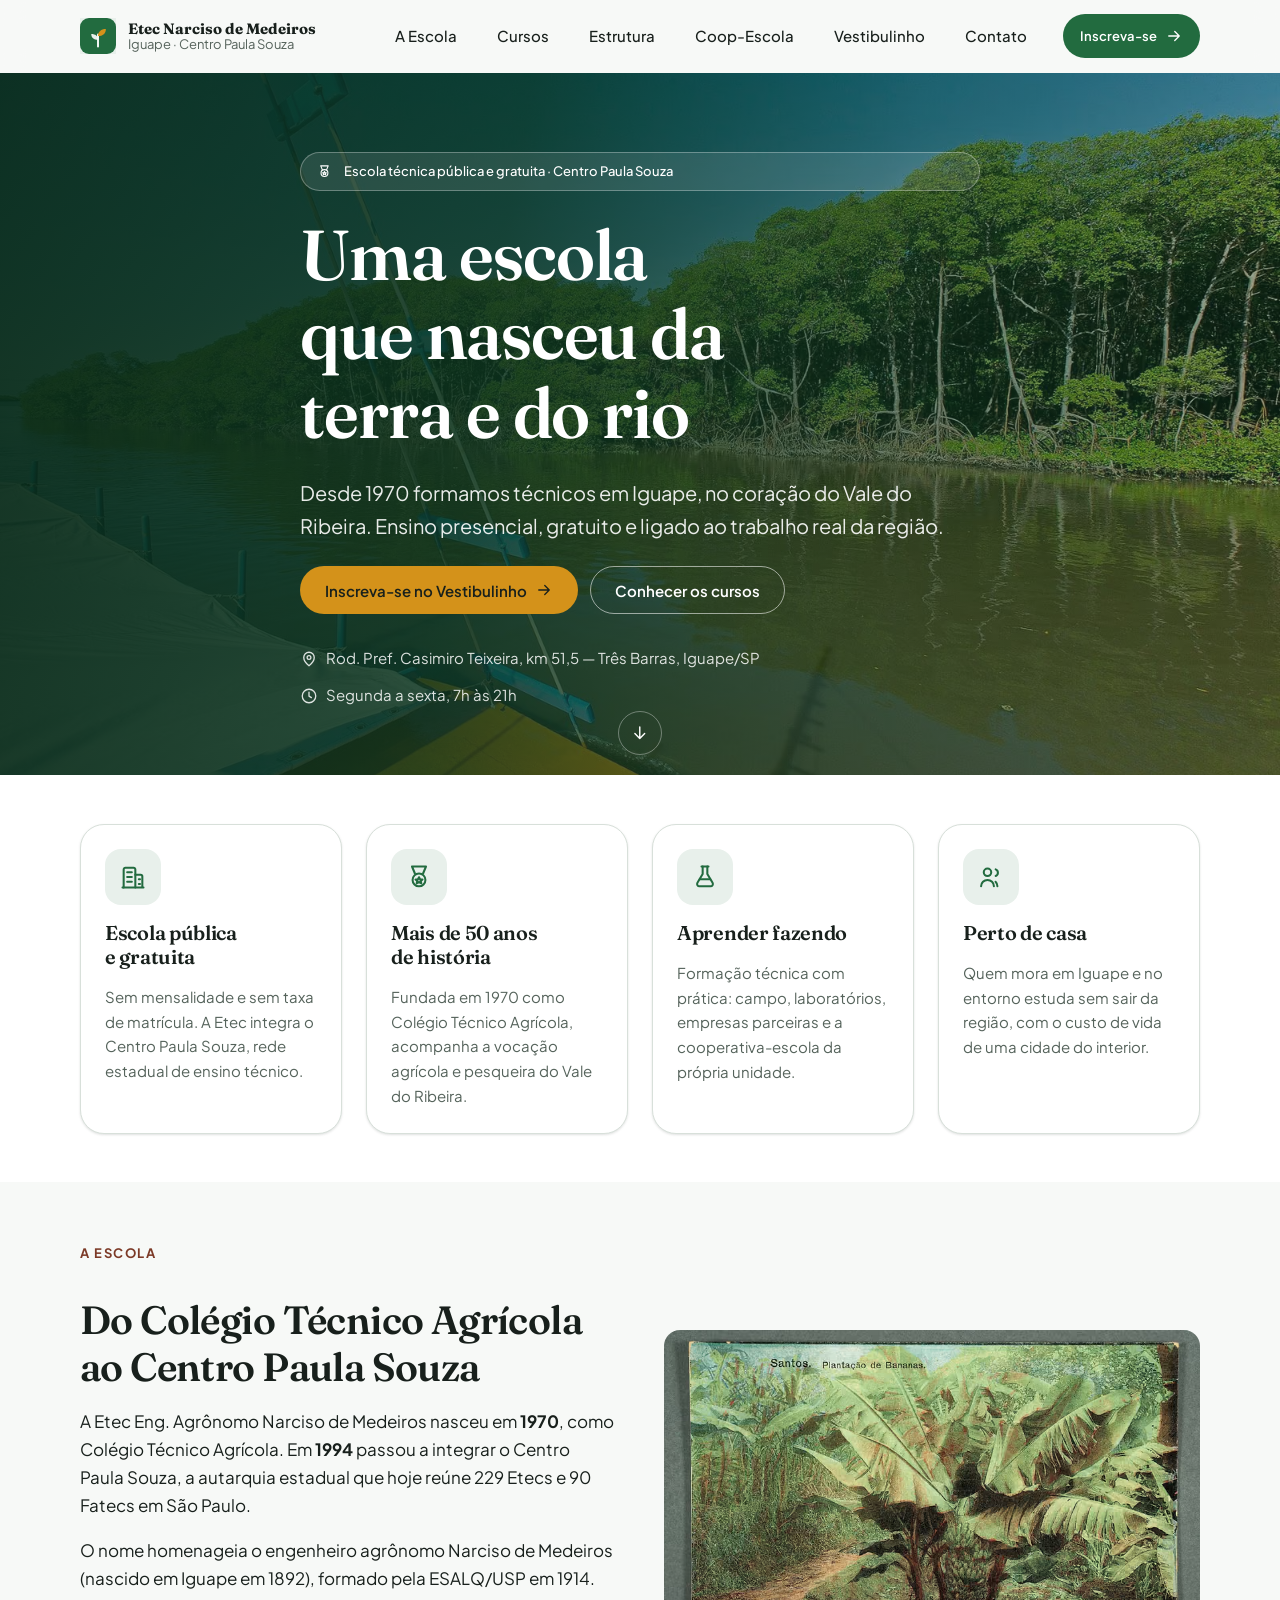
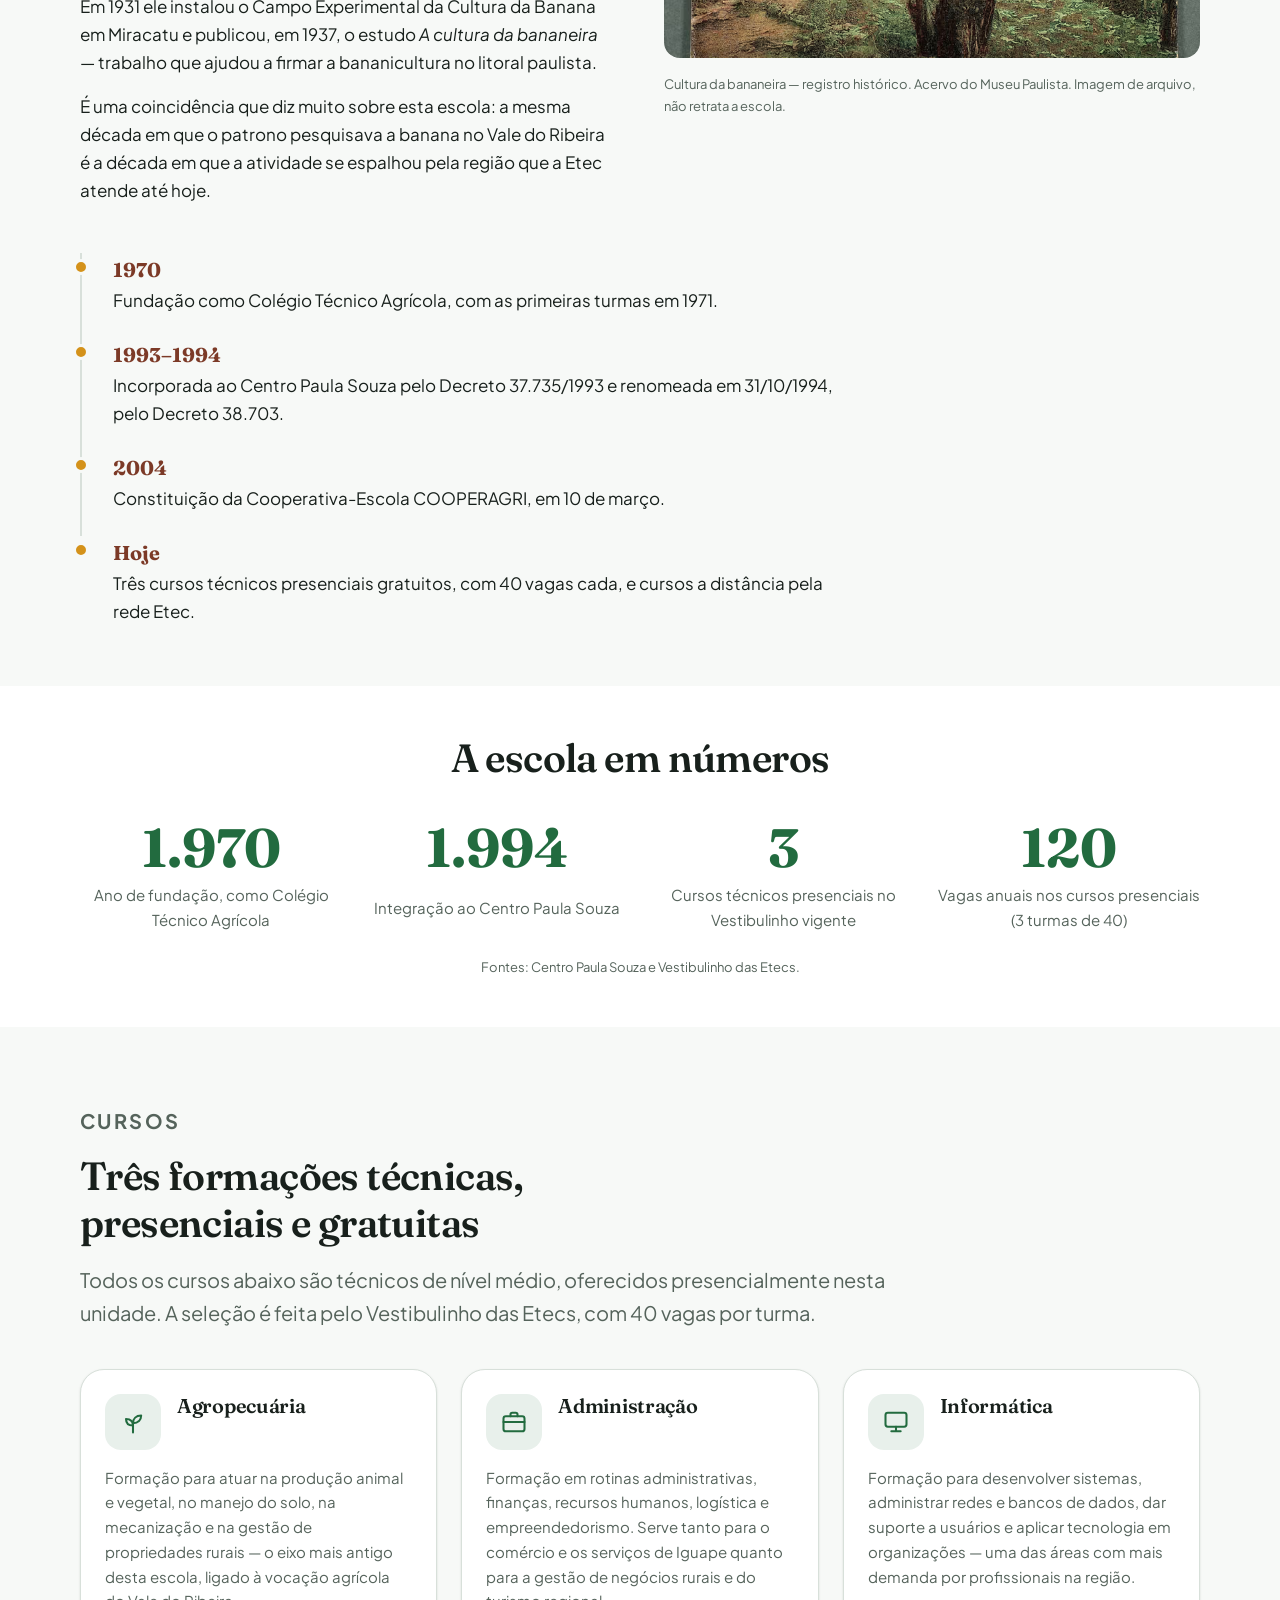
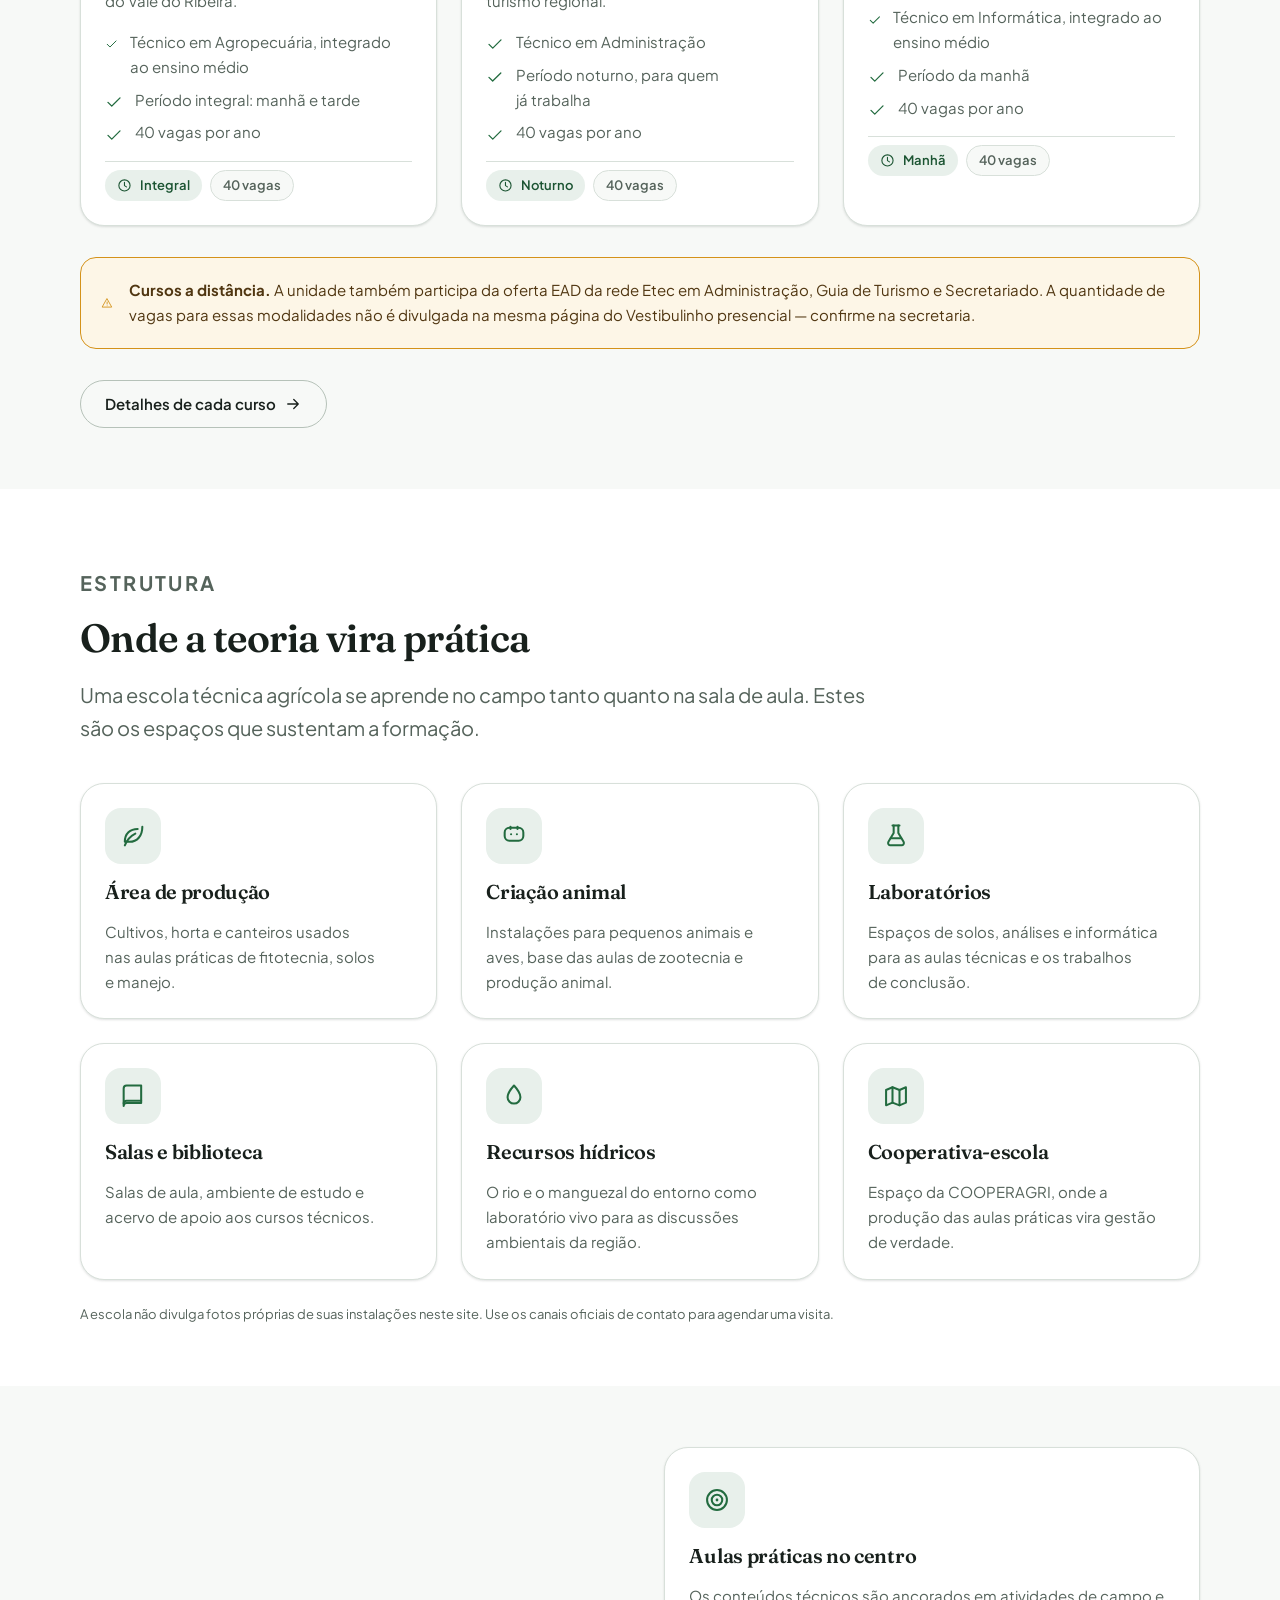
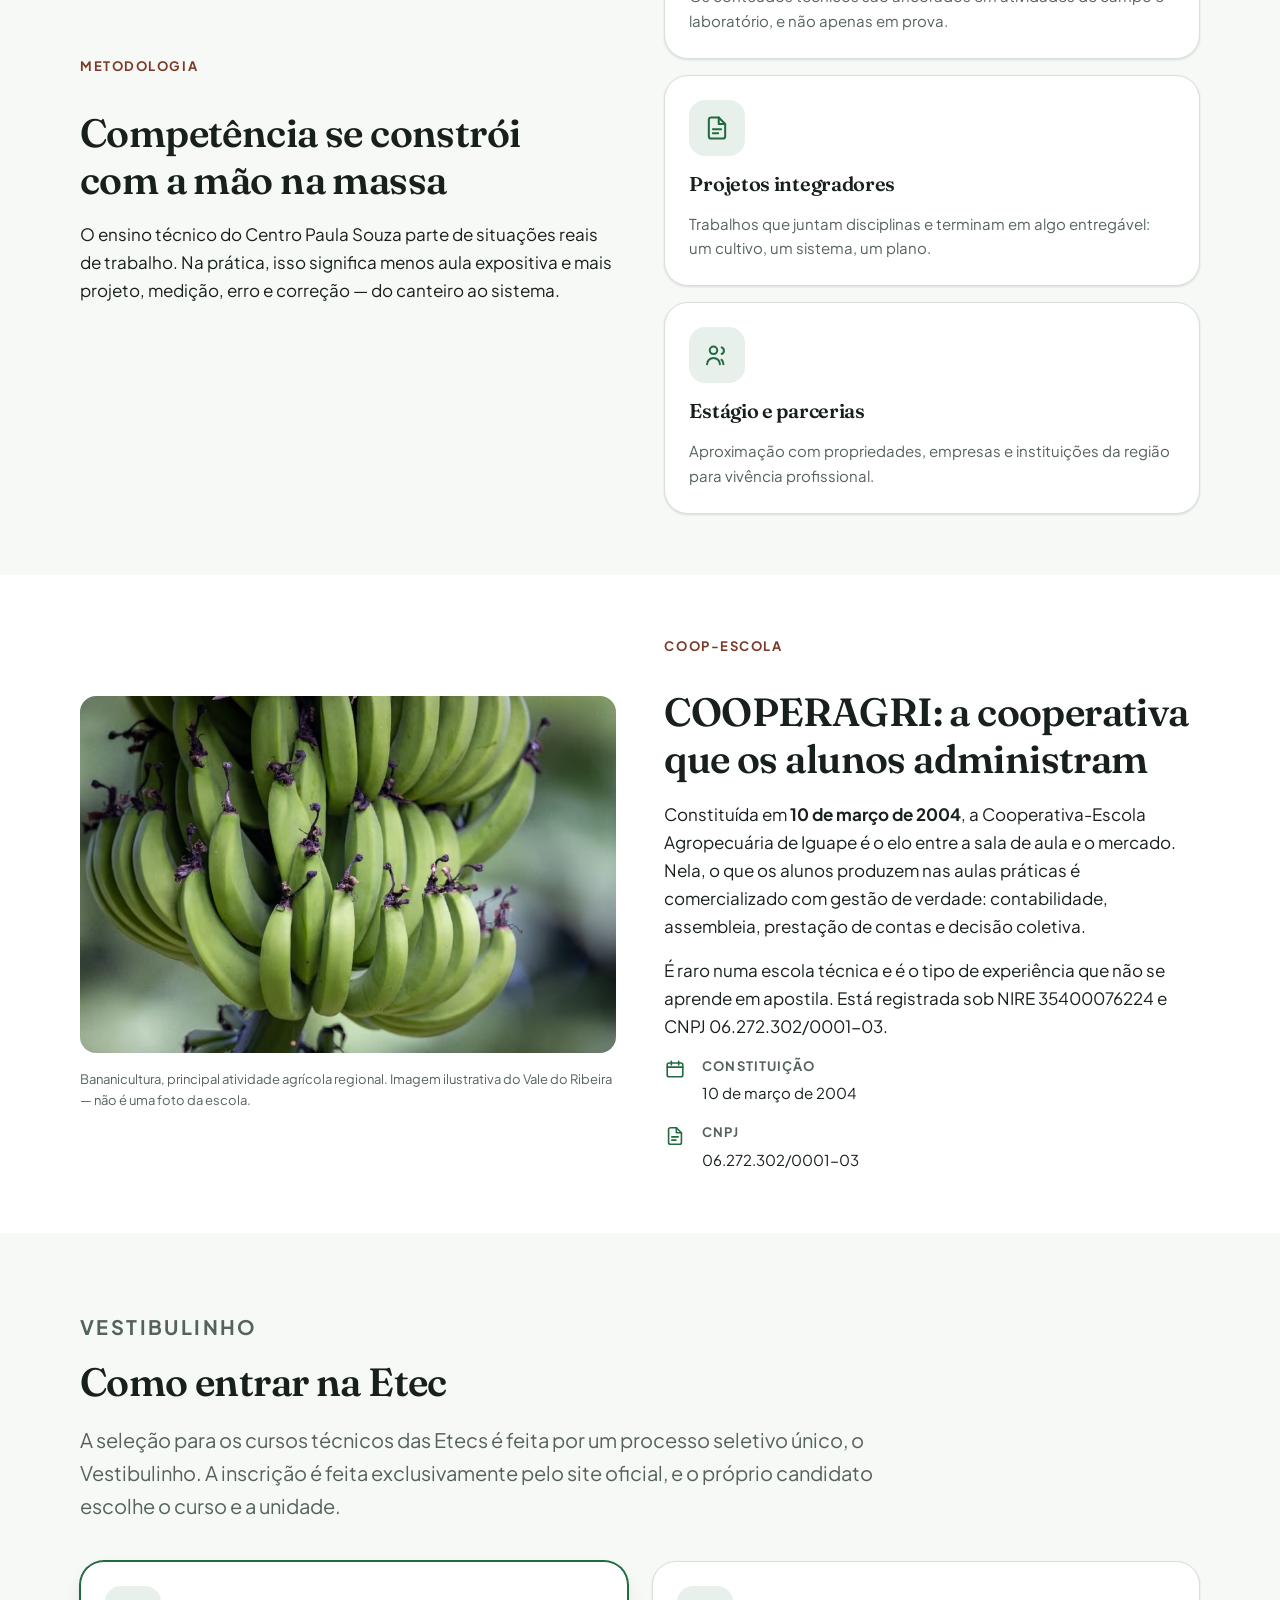
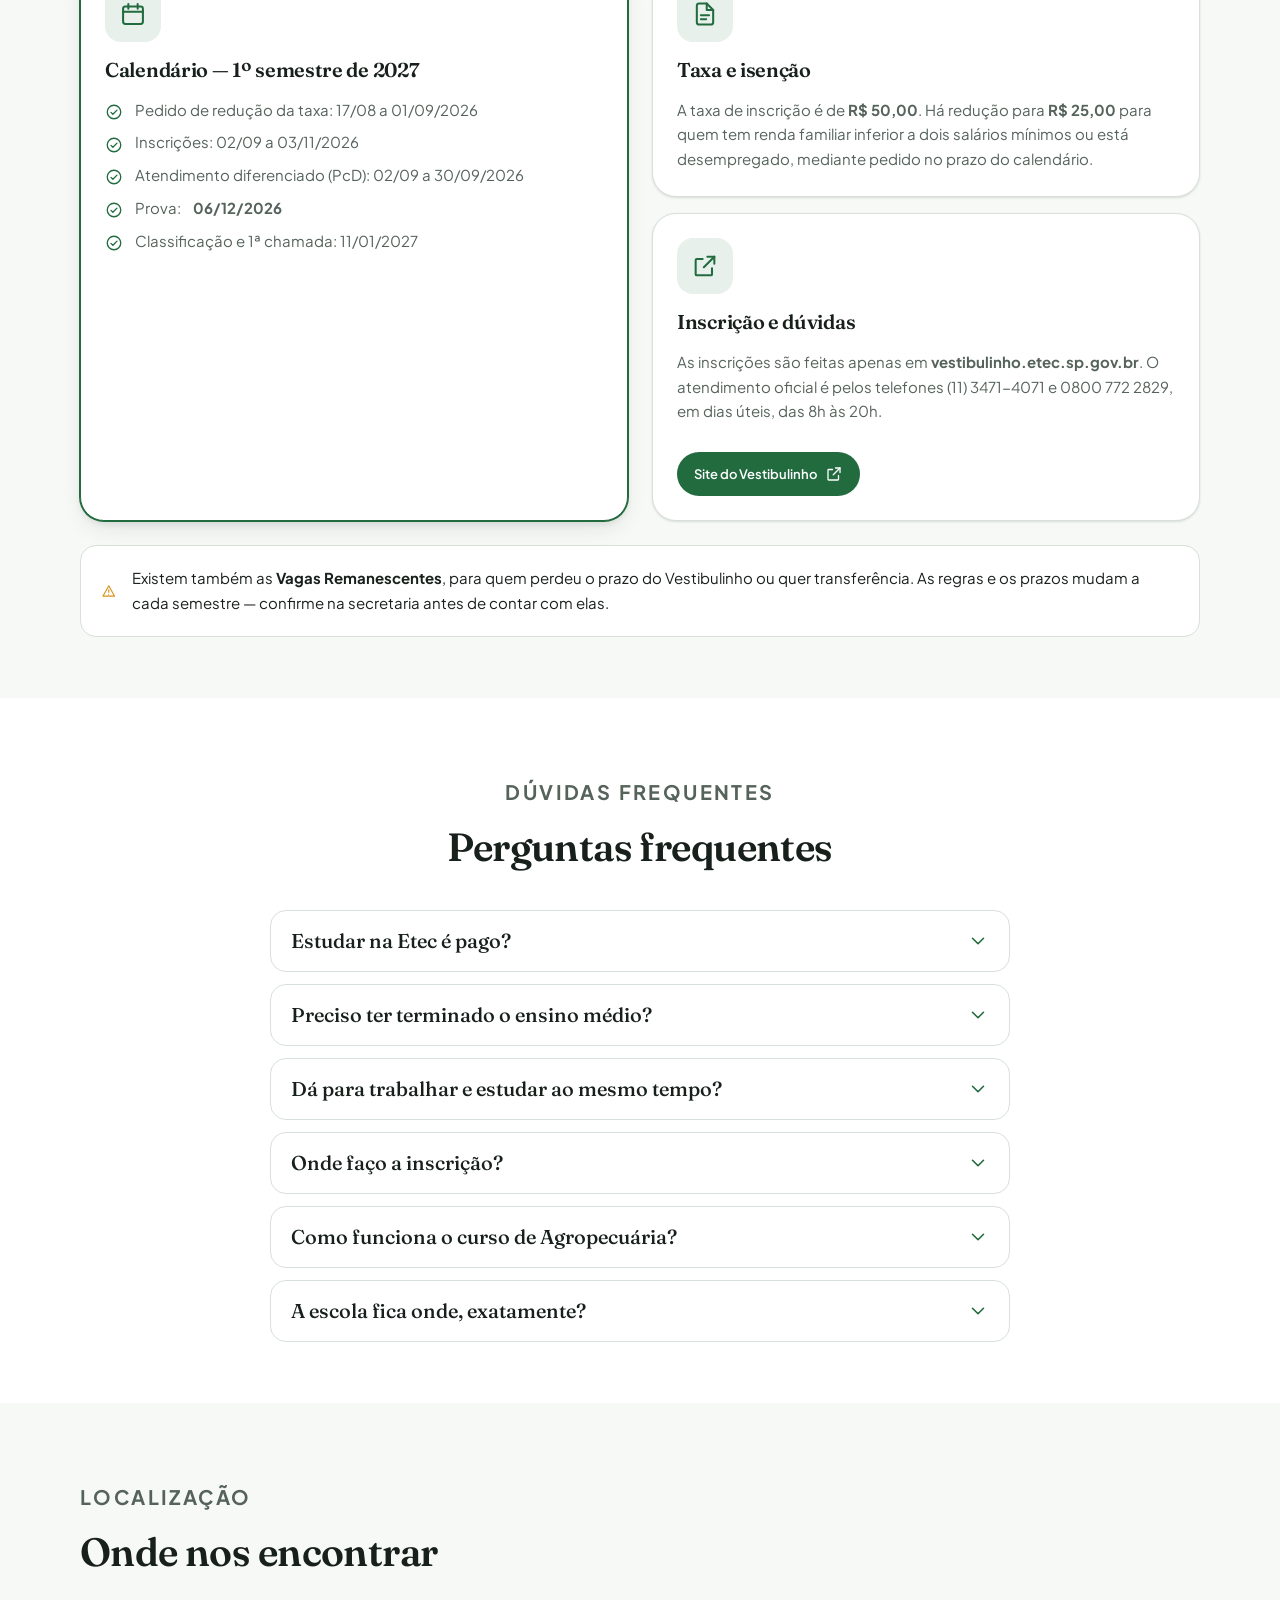
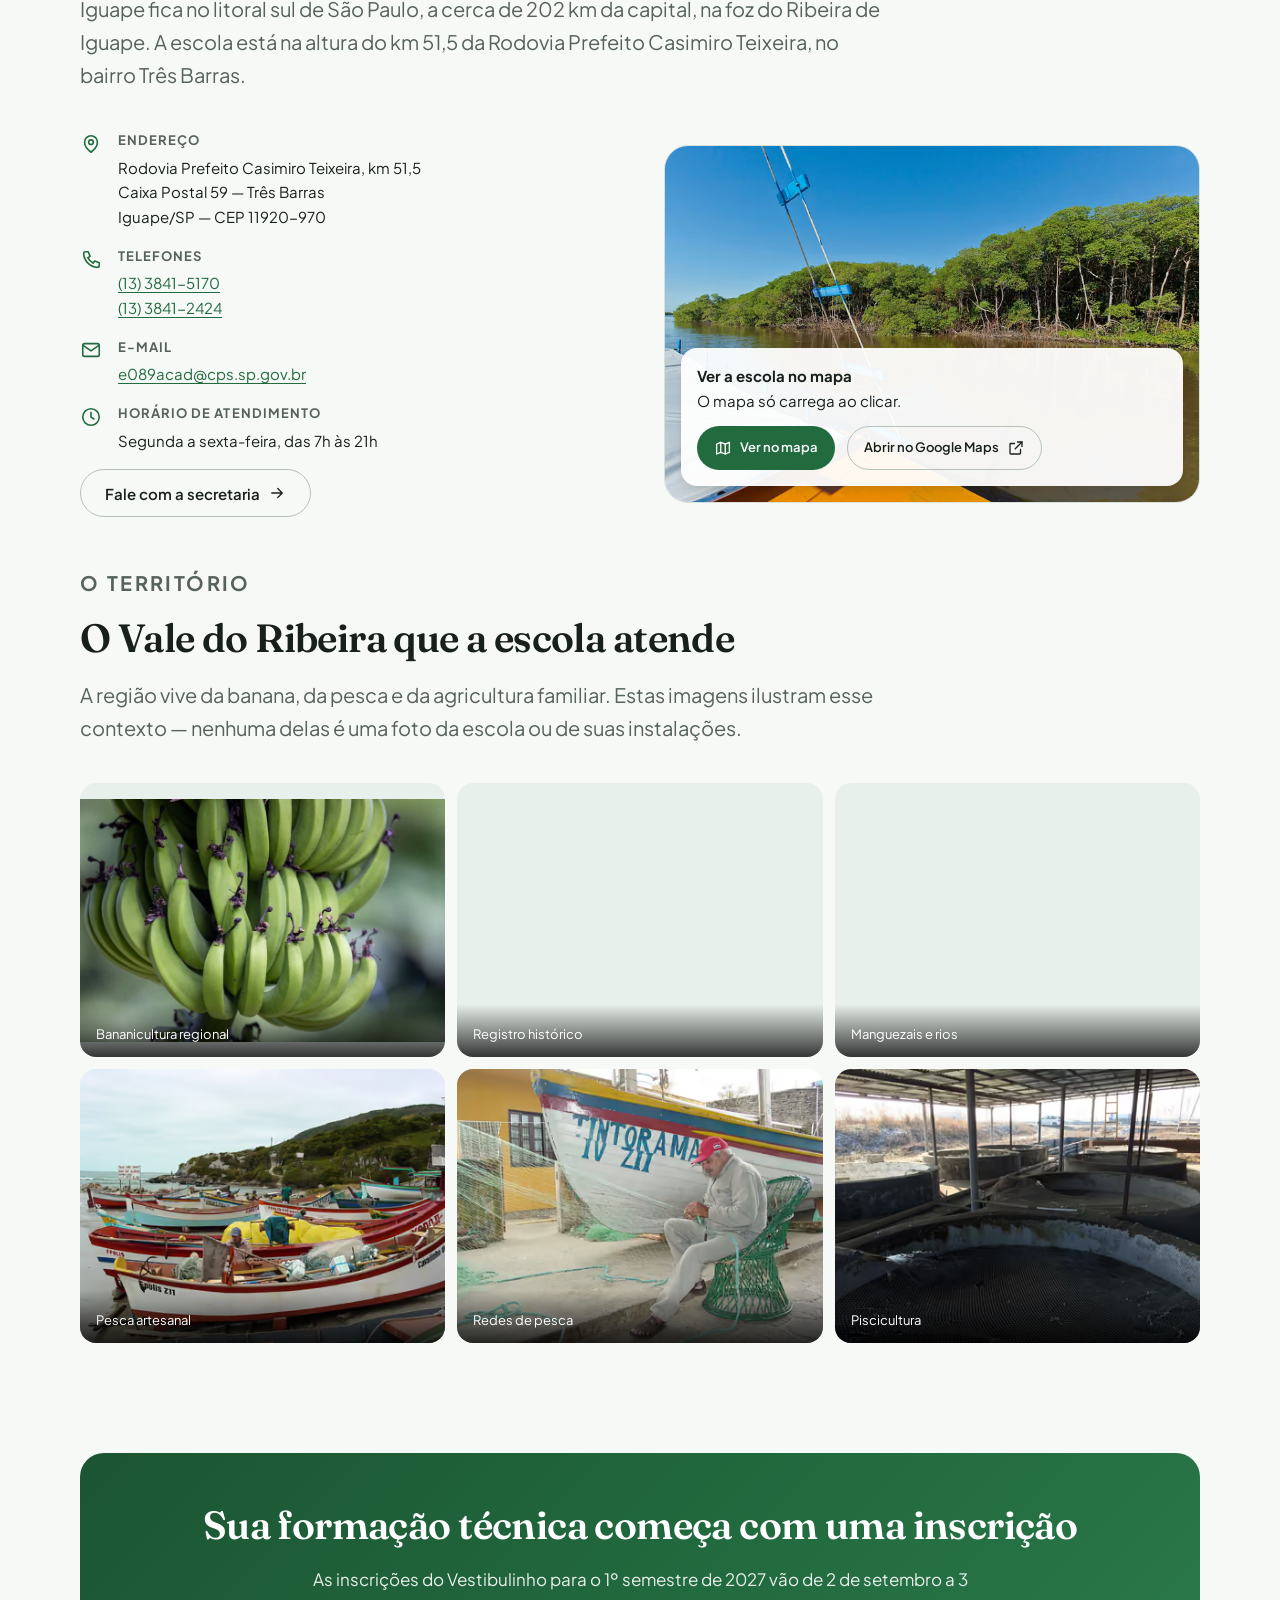
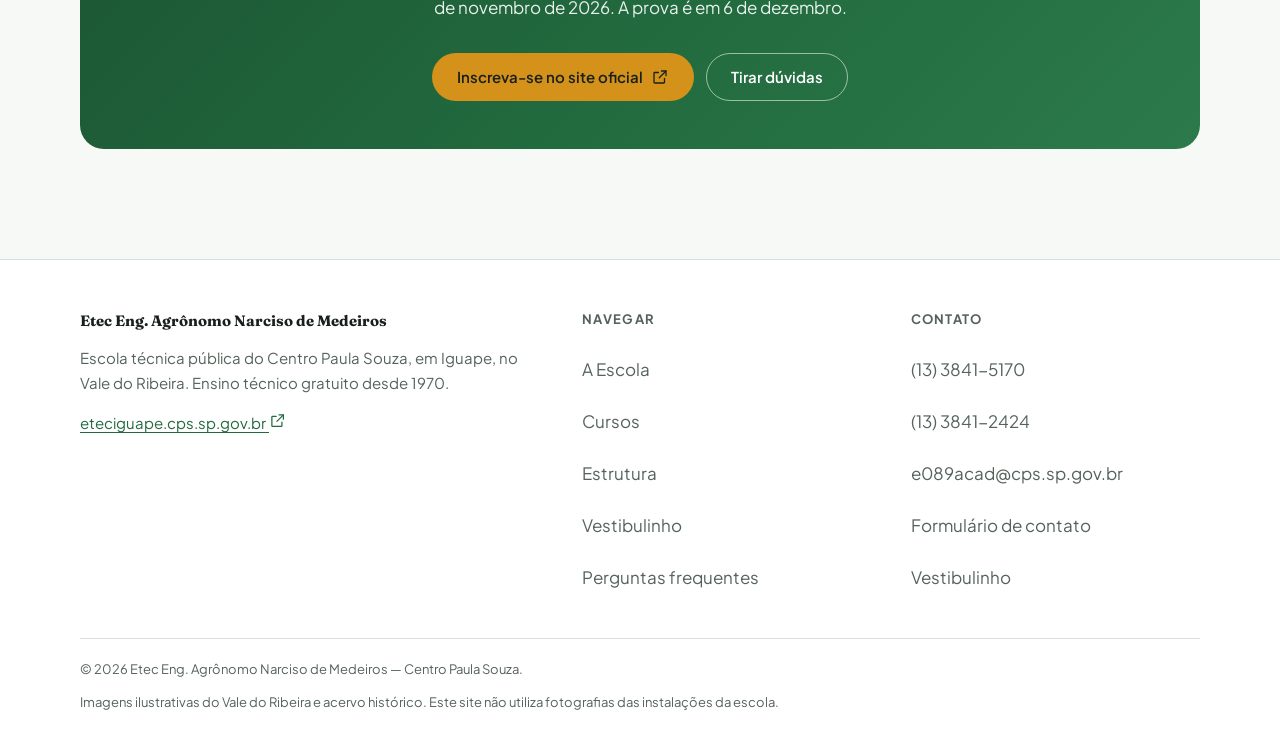
<file: site/index.html>
<!DOCTYPE html>
<html lang="pt-BR" class="no-js">
<head>
<meta charset="utf-8">
<meta name="viewport" content="width=device-width, initial-scale=1">
<title>Etec Eng. Agrônomo Narciso de Medeiros — Iguape/SP | Ensino técnico público</title>
<meta name="description" content="Escola técnica pública em Iguape, no Vale do Ribeira. Cursos técnicos presenciais de Agropecuária, Administração e Informática, gratuitos, pelo Centro Paula Souza. Fundada em 1970.">
<meta name="theme-color" content="#226b3f">
<link rel="canonical" href="https://eteciguape.cps.sp.gov.br/">

<meta property="og:type" content="website">
<meta property="og:locale" content="pt_BR">
<meta property="og:title" content="Etec Eng. Agrônomo Narciso de Medeiros — Iguape/SP">
<meta property="og:description" content="Ensino técnico público e gratuito no Vale do Ribeira. Agropecuária, Administração e Informática.">
<meta property="og:image" content="assets/img/og-cover.jpg">
<meta property="og:image:width" content="1200">
<meta property="og:image:height" content="630">
<meta name="twitter:card" content="summary_large_image">

<link rel="icon" href="favicon.svg" type="image/svg+xml">
<link rel="apple-touch-icon" href="assets/img/logo-etec.svg">

<link rel="preconnect" href="https://fonts.googleapis.com">
<link rel="preconnect" href="https://fonts.gstatic.com" crossorigin>
<link rel="stylesheet" href="https://fonts.googleapis.com/css2?family=Fraunces:ital,opsz,wght@0,9..144,500;0,9..144,600;0,9..144,700;1,9..144,600&family=Plus+Jakarta+Sans:wght@400;500;600;700&display=swap">

<link rel="stylesheet" href="assets/css/tokens.css">
<link rel="stylesheet" href="assets/css/base.css">
<link rel="stylesheet" href="assets/css/layout.css">
<link rel="stylesheet" href="assets/css/components.css">
<link rel="stylesheet" href="assets/css/sections.css">
<link rel="stylesheet" href="assets/css/animations.css">
</head>
<body>

<a class="pular-para-conteudo" href="#conteudo">Pular para o conteúdo</a>

<!-- NAVBAR -->
<header class="navbar" data-navbar>
  <div class="container navbar__interno">
    <a class="navbar__marca" href="index.html">
      <img src="assets/img/logo-etec.svg" width="36" height="36" alt="">
      <span class="navbar__marca-texto">
        <span class="navbar__marca-nome">Etec Narciso de Medeiros</span>
        <span class="navbar__marca-sub">Iguape · Centro Paula Souza</span>
      </span>
    </a>

    <nav aria-label="Navegação principal">
      <ul class="navbar__lista">
        <li><a class="navbar__link" href="#sobre">A Escola</a></li>
        <li><a class="navbar__link" href="#cursos">Cursos</a></li>
        <li><a class="navbar__link" href="#estrutura">Estrutura</a></li>
        <li><a class="navbar__link" href="#coop-escola">Coop-Escola</a></li>
        <li><a class="navbar__link" href="#vestibulinho">Vestibulinho</a></li>
        <li><a class="navbar__link" href="contato.html">Contato</a></li>
      </ul>
    </nav>

    <div class="navbar__acoes">
      <a class="botao botao--primario botao--pequeno" href="#vestibulinho">
        Inscreva-se
        <span data-icon="seta-direita"></span>
      </a>
      <button class="navbar__botao navbar__botao--menu" type="button"
              data-abrir-menu aria-expanded="false" aria-controls="menu-movel">
        <span data-icon="menu"></span>
        <span class="visualmente-oculto">Abrir menu</span>
      </button>
    </div>
  </div>
</header>

<!-- MENU MÓVEL -->
<div class="menu-movel" id="menu-movel" data-menu-movel hidden>
  <div class="container menu-movel__topo">
    <span class="navbar__marca-nome">Menu</span>
    <button class="navbar__botao" type="button" data-fechar-menu>
      <span data-icon="fechar"></span>
      <span class="visualmente-oculto">Fechar menu</span>
    </button>
  </div>
  <div class="container">
    <ul class="menu-movel__lista">
      <li><a class="menu-movel__link" href="#sobre">A Escola</a></li>
      <li><a class="menu-movel__link" href="#cursos">Cursos</a></li>
      <li><a class="menu-movel__link" href="#estrutura">Estrutura</a></li>
      <li><a class="menu-movel__link" href="#coop-escola">Coop-Escola</a></li>
      <li><a class="menu-movel__link" href="#vestibulinho">Vestibulinho</a></li>
      <li><a class="menu-movel__link" href="#faq">Perguntas frequentes</a></li>
      <li><a class="menu-movel__link" href="#localizacao">Localização</a></li>
      <li><a class="menu-movel__link" href="cursos.html">Todos os cursos</a></li>
      <li><a class="menu-movel__link" href="contato.html">Contato</a></li>
    </ul>
    <a class="botao botao--primario botao--largo menu-movel__cta" href="#vestibulinho">
      Inscreva-se no Vestibulinho
    </a>
  </div>
</div>

<main id="conteudo">

  <!-- HERO -->
  <section class="hero" id="hero" aria-labelledby="hero-titulo">
    <picture>
      <source type="image/avif" srcset="assets/img/hero.avif">
      <source type="image/webp" srcset="assets/img/hero.webp">
      <img class="hero__fundo" src="assets/img/hero.jpg" alt="" width="1600" height="900" fetchpriority="high" decoding="async">
    </picture>

    <div class="container hero__conteudo">
      <p class="hero__selo">
        <span data-icon="medalha"></span>
        Escola técnica pública e gratuita · Centro Paula Souza
      </p>

      <h1 id="hero-titulo">Uma escola que nasceu da terra e do rio</h1>

      <p class="hero__resumo">
        Desde 1970 formamos técnicos em Iguape, no coração do Vale do Ribeira.
        Ensino presencial, gratuito e ligado ao trabalho real da região.
      </p>

      <div class="grupo-botoes">
        <a class="botao botao--acento" href="#vestibulinho">
          Inscreva-se no Vestibulinho
          <span data-icon="seta-direita"></span>
        </a>
        <a class="botao botao--contorno-claro" href="#cursos">Conhecer os cursos</a>
      </div>

      <p class="hero__rodape">
        <span><span data-icon="local"></span> Rod. Pref. Casimiro Teixeira, km 51,5 — Três Barras, Iguape/SP</span>
        <span><span data-icon="relogio"></span> Segunda a sexta, 7h às 21h</span>
      </p>
    </div>

    <a class="hero__rolar" href="#credibilidade" aria-label="Ver mais">
      <span data-icon="seta-baixo"></span>
    </a>
  </section>

  <!-- CREDIBILIDADE -->
  <section class="secao secao--compacta secao--alt" id="credibilidade" aria-labelledby="cred-titulo">
    <div class="container">
      <h2 class="visualmente-oculto" id="cred-titulo">Por que estudar aqui</h2>
      <div class="grade-4">
        <div class="cartao" data-revelar data-atraso="1">
          <div class="cartao__icone"><span data-icon="predio"></span></div>
          <h3>Escola pública e gratuita</h3>
          <p>Sem mensalidade e sem taxa de matrícula. A Etec integra o Centro Paula Souza, rede estadual de ensino técnico.</p>
        </div>
        <div class="cartao" data-revelar data-atraso="2">
          <div class="cartao__icone"><span data-icon="medalha"></span></div>
          <h3>Mais de 50 anos de história</h3>
          <p>Fundada em 1970 como Colégio Técnico Agrícola, acompanha a vocação agrícola e pesqueira do Vale do Ribeira.</p>
        </div>
        <div class="cartao" data-revelar data-atraso="3">
          <div class="cartao__icone"><span data-icon="laboratorio"></span></div>
          <h3>Aprender fazendo</h3>
          <p>Formação técnica com prática: campo, laboratórios, empresas parceiras e a cooperativa-escola da própria unidade.</p>
        </div>
        <div class="cartao" data-revelar data-atraso="4">
          <div class="cartao__icone"><span data-icon="pessoas"></span></div>
          <h3>Perto de casa</h3>
          <p>Quem mora em Iguape e no entorno estuda sem sair da região, com o custo de vida de uma cidade do interior.</p>
        </div>
      </div>
    </div>
  </section>

  <!-- SOBRE -->
  <section class="secao" id="sobre" aria-labelledby="sobre-titulo">
    <div class="container">
      <div class="dividido">
        <div class="empilhado" data-revelar>
          <p class="olho">A Escola</p>
          <h2 id="sobre-titulo">Do Colégio Técnico Agrícola ao Centro Paula Souza</h2>
          <p>
            A Etec Eng. Agrônomo Narciso de Medeiros nasceu em <strong>1970</strong>, como
            Colégio Técnico Agrícola. Em <strong>1994</strong> passou a integrar o
            Centro Paula Souza, a autarquia estadual que hoje reúne 229 Etecs e
            90 Fatecs em São Paulo.
          </p>
          <p>
            O nome homenageia o engenheiro agrônomo Narciso de Medeiros
            (nascido em Iguape em 1892), formado pela ESALQ/USP em 1914. Em 1931
            ele instalou o Campo Experimental da Cultura da Banana em Miracatu e
            publicou, em 1937, o estudo <em>A cultura da bananeira</em> — trabalho
            que ajudou a firmar a bananicultura no litoral paulista.
          </p>
          <p>
            É uma coincidência que diz muito sobre esta escola: a mesma década
            em que o patrono pesquisava a banana no Vale do Ribeira é a década em
            que a atividade se espalhou pela região que a Etec atende até hoje.
          </p>
        </div>

        <figure class="empilhado" data-revelar data-atraso="2">
          <picture>
            <source type="image/avif" srcset="assets/img/bananal-historico-400.avif 400w, assets/img/bananal-historico-800.avif 800w, assets/img/bananal-historico-1200.avif 1200w" sizes="(min-width: 900px) 520px, 92vw">
            <source type="image/webp" srcset="assets/img/bananal-historico-400.webp 400w, assets/img/bananal-historico-800.webp 800w, assets/img/bananal-historico-1200.webp 1200w" sizes="(min-width: 900px) 520px, 92vw">
            <img class="raio-md" src="assets/img/bananal-historico-fallback.jpg" alt="Registro histórico de uma plantação de bananeiras, em preto e branco e sépia." width="1200" height="588" loading="lazy" decoding="async">
          </picture>
          <figcaption class="legenda">
            Cultura da bananeira — registro histórico. Acervo do Museu Paulista.
            Imagem de arquivo, não retrata a escola.
          </figcaption>
        </figure>
      </div>

      <ol class="linha-tempo mt-9 largura-leitura">
        <li class="linha-tempo__item" data-revelar>
          <span class="linha-tempo__ano">1970</span>
          <p>Fundação como Colégio Técnico Agrícola, com as primeiras turmas em 1971.</p>
        </li>
        <li class="linha-tempo__item" data-revelar data-atraso="1">
          <span class="linha-tempo__ano">1993–1994</span>
          <p>Incorporada ao Centro Paula Souza pelo Decreto 37.735/1993 e renomeada em 31/10/1994, pelo Decreto 38.703.</p>
        </li>
        <li class="linha-tempo__item" data-revelar data-atraso="2">
          <span class="linha-tempo__ano">2004</span>
          <p>Constituição da Cooperativa-Escola COOPERAGRI, em 10 de março.</p>
        </li>
        <li class="linha-tempo__item" data-revelar data-atraso="3">
          <span class="linha-tempo__ano">Hoje</span>
          <p>Três cursos técnicos presenciais gratuitos, com 40 vagas cada, e cursos a distância pela rede Etec.</p>
        </li>
      </ol>
    </div>
  </section>

  <!-- NÚMEROS -->
  <section class="secao secao--compacta secao--alt" id="numeros" aria-labelledby="numeros-titulo">
    <div class="container">
      <h2 class="cabecalho-secao cabecalho-secao--centrado" id="numeros-titulo">A escola em números</h2>
      <div class="numeros">
        <div class="numero" data-revelar>
          <span class="numero__valor" data-contador="1970" data-formato="milhar">1.970</span>
          <span class="numero__rotulo">Ano de fundação, como Colégio Técnico Agrícola</span>
        </div>
        <div class="numero" data-revelar data-atraso="1">
          <span class="numero__valor" data-contador="1994" data-formato="milhar">1.994</span>
          <span class="numero__rotulo">Integração ao Centro Paula Souza</span>
        </div>
        <div class="numero" data-revelar data-atraso="2">
          <span class="numero__valor" data-contador="3">3</span>
          <span class="numero__rotulo">Cursos técnicos presenciais no Vestibulinho vigente</span>
        </div>
        <div class="numero" data-revelar data-atraso="3">
          <span class="numero__valor" data-contador="120">120</span>
          <span class="numero__rotulo">Vagas anuais nos cursos presenciais (3 turmas de 40)</span>
        </div>
      </div>
      <p class="nota nota--centro mt-6">
        Fontes: Centro Paula Souza e Vestibulinho das Etecs.
      </p>
    </div>
  </section>

  <!-- CURSOS -->
  <section class="secao" id="cursos" aria-labelledby="cursos-titulo">
    <div class="container">
      <div class="cabecalho-secao">
        <p class="olho">Cursos</p>
        <h2 id="cursos-titulo">Três formações técnicas, presenciais e gratuitas</h2>
        <p>
          Todos os cursos abaixo são técnicos de nível médio, oferecidos
          presencialmente nesta unidade. A seleção é feita pelo Vestibulinho
          das Etecs, com 40 vagas por turma.
        </p>
      </div>

      <div class="grade-3">
        <article class="cartao cartao--interativo" data-revelar data-atraso="1">
          <div class="curso__topo">
            <div class="cartao__icone"><span data-icon="broto"></span></div>
            <h3>Agropecuária</h3>
          </div>
          <p>
            Formação para atuar na produção animal e vegetal, no manejo do solo,
            na mecanização e na gestão de propriedades rurais — o eixo mais
            antigo desta escola, ligado à vocação agrícola do Vale do Ribeira.
          </p>
          <ul class="cartao__lista">
            <li><span data-icon="check"></span> Técnico em Agropecuária, integrado ao ensino médio</li>
            <li><span data-icon="check"></span> Período integral: manhã e tarde</li>
            <li><span data-icon="check"></span> 40 vagas por ano</li>
          </ul>
          <div class="cartao__meta">
            <span class="etiqueta"><span data-icon="relogio"></span> Integral</span>
            <span class="etiqueta etiqueta--neutra">40 vagas</span>
          </div>
        </article>

        <article class="cartao cartao--interativo" data-revelar data-atraso="2">
          <div class="curso__topo">
            <div class="cartao__icone"><span data-icon="gestao"></span></div>
            <h3>Administração</h3>
          </div>
          <p>
            Formação em rotinas administrativas, finanças, recursos humanos,
            logística e empreendedorismo. Serve tanto para o comércio e os
            serviços de Iguape quanto para a gestão de negócios rurais e do
            turismo regional.
          </p>
          <ul class="cartao__lista">
            <li><span data-icon="check"></span> Técnico em Administração</li>
            <li><span data-icon="check"></span> Período noturno, para quem já trabalha</li>
            <li><span data-icon="check"></span> 40 vagas por ano</li>
          </ul>
          <div class="cartao__meta">
            <span class="etiqueta"><span data-icon="relogio"></span> Noturno</span>
            <span class="etiqueta etiqueta--neutra">40 vagas</span>
          </div>
        </article>

        <article class="cartao cartao--interativo" data-revelar data-atraso="3">
          <div class="curso__topo">
            <div class="cartao__icone"><span data-icon="computador"></span></div>
            <h3>Informática</h3>
          </div>
          <p>
            Formação para desenvolver sistemas, administrar redes e bancos de
            dados, dar suporte a usuários e aplicar tecnologia em organizações —
            uma das áreas com mais demanda por profissionais na região.
          </p>
          <ul class="cartao__lista">
            <li><span data-icon="check"></span> Técnico em Informática, integrado ao ensino médio</li>
            <li><span data-icon="check"></span> Período da manhã</li>
            <li><span data-icon="check"></span> 40 vagas por ano</li>
          </ul>
          <div class="cartao__meta">
            <span class="etiqueta"><span data-icon="relogio"></span> Manhã</span>
            <span class="etiqueta etiqueta--neutra">40 vagas</span>
          </div>
        </article>
      </div>

      <div class="aviso aviso--atencao mt-7" data-revelar>
        <span data-icon="alerta"></span>
        <div>
          <p><strong>Cursos a distância.</strong> A unidade também participa da oferta
          EAD da rede Etec em Administração, Guia de Turismo e Secretariado. A
          quantidade de vagas para essas modalidades não é divulgada na mesma
          página do Vestibulinho presencial — confirme na secretaria.</p>
        </div>
      </div>

      <div class="grupo-botoes mt-7">
        <a class="botao botao--secundario" href="cursos.html">
          Detalhes de cada curso
          <span data-icon="seta-direita"></span>
        </a>
      </div>
    </div>
  </section>

  <!-- ESTRUTURA -->
  <section class="secao secao--alt" id="estrutura" aria-labelledby="estrutura-titulo">
    <div class="container">
      <div class="cabecalho-secao">
        <p class="olho">Estrutura</p>
        <h2 id="estrutura-titulo">Onde a teoria vira prática</h2>
        <p>
          Uma escola técnica agrícola se aprende no campo tanto quanto na sala
          de aula. Estes são os espaços que sustentam a formação.
        </p>
      </div>

      <div class="grade-3">
        <div class="cartao" data-revelar>
          <div class="cartao__icone"><span data-icon="folha"></span></div>
          <h3>Área de produção</h3>
          <p>Cultivos, horta e canteiros usados nas aulas práticas de fitotecnia, solos e manejo.</p>
        </div>
        <div class="cartao" data-revelar data-atraso="1">
          <div class="cartao__icone"><span data-icon="pecuaria"></span></div>
          <h3>Criação animal</h3>
          <p>Instalações para pequenos animais e aves, base das aulas de zootecnia e produção animal.</p>
        </div>
        <div class="cartao" data-revelar data-atraso="2">
          <div class="cartao__icone"><span data-icon="laboratorio"></span></div>
          <h3>Laboratórios</h3>
          <p>Espaços de solos, análises e informática para as aulas técnicas e os trabalhos de conclusão.</p>
        </div>
        <div class="cartao" data-revelar data-atraso="3">
          <div class="cartao__icone"><span data-icon="livro"></span></div>
          <h3>Salas e biblioteca</h3>
          <p>Salas de aula, ambiente de estudo e acervo de apoio aos cursos técnicos.</p>
        </div>
        <div class="cartao" data-revelar data-atraso="4">
          <div class="cartao__icone"><span data-icon="agua"></span></div>
          <h3>Recursos hídricos</h3>
          <p>O rio e o manguezal do entorno como laboratório vivo para as discussões ambientais da região.</p>
        </div>
        <div class="cartao" data-revelar data-atraso="5">
          <div class="cartao__icone"><span data-icon="mapa"></span></div>
          <h3>Cooperativa-escola</h3>
          <p>Espaço da COOPERAGRI, onde a produção das aulas práticas vira gestão de verdade.</p>
        </div>
      </div>

      <p class="nota mt-6">
        A escola não divulga fotos próprias de suas instalações neste site. Use os
        canais oficiais de contato para agendar uma visita.
      </p>
    </div>
  </section>

  <!-- METODOLOGIA -->
  <section class="secao" id="metodologia" aria-labelledby="metodologia-titulo">
    <div class="container">
      <div class="dividido">
        <div class="empilhado" data-revelar>
          <p class="olho">Metodologia</p>
          <h2 id="metodologia-titulo">Competência se constrói com a mão na massa</h2>
          <p>
            O ensino técnico do Centro Paula Souza parte de situações reais de
            trabalho. Na prática, isso significa menos aula expositiva e mais
            projeto, medição, erro e correção — do canteiro ao sistema.
          </p>
        </div>

        <div class="empilhado" data-revelar data-atraso="1">
          <div class="cartao">
            <div class="cartao__icone"><span data-icon="alvo"></span></div>
            <h3>Aulas práticas no centro</h3>
            <p>Os conteúdos técnicos são ancorados em atividades de campo e laboratório, e não apenas em prova.</p>
          </div>
          <div class="cartao">
            <div class="cartao__icone"><span data-icon="documento"></span></div>
            <h3>Projetos integradores</h3>
            <p>Trabalhos que juntam disciplinas e terminam em algo entregável: um cultivo, um sistema, um plano.</p>
          </div>
          <div class="cartao">
            <div class="cartao__icone"><span data-icon="pessoas"></span></div>
            <h3>Estágio e parcerias</h3>
            <p>Aproximação com propriedades, empresas e instituições da região para vivência profissional.</p>
          </div>
        </div>
      </div>
    </div>
  </section>

  <!-- COOP-ESCOLA -->
  <section class="secao secao--alt" id="coop-escola" aria-labelledby="coop-titulo">
    <div class="container">
      <div class="dividido dividido--invertido">
        <div class="empilhado" data-revelar>
          <p class="olho">Coop-Escola</p>
          <h2 id="coop-titulo">COOPERAGRI: a cooperativa que os alunos administram</h2>
          <p>
            Constituída em <strong>10 de março de 2004</strong>, a Cooperativa-Escola
            Agropecuária de Iguape é o elo entre a sala de aula e o mercado.
            Nela, o que os alunos produzem nas aulas práticas é comercializado
            com gestão de verdade: contabilidade, assembleia, prestação de
            contas e decisão coletiva.
          </p>
          <p>
            É raro numa escola técnica e é o tipo de experiência que não se
            aprende em apostila. Está registrada sob NIRE 35400076224 e
            CNPJ 06.272.302/0001-03.
          </p>
          <dl class="empilhado pilha-4">
            <div class="dado">
              <span data-icon="calendario"></span>
              <div><dt>Constituição</dt><dd>10 de março de 2004</dd></div>
            </div>
            <div class="dado">
              <span data-icon="documento"></span>
              <div><dt>CNPJ</dt><dd>06.272.302/0001-03</dd></div>
            </div>
          </dl>
        </div>

        <figure class="empilhado" data-revelar data-atraso="2">
          <picture>
            <source type="image/avif" srcset="assets/img/bananal-400.avif 400w, assets/img/bananal-800.avif 800w" sizes="(min-width: 900px) 520px, 92vw">
            <source type="image/webp" srcset="assets/img/bananal-400.webp 400w, assets/img/bananal-800.webp 800w" sizes="(min-width: 900px) 520px, 92vw">
            <img class="raio-md" src="assets/img/bananal-fallback.jpg" alt="Fileiras de bananeiras em uma plantação." width="800" height="533" loading="lazy" decoding="async">
          </picture>
          <figcaption class="legenda">
            Bananicultura, principal atividade agrícola regional. Imagem
            ilustrativa do Vale do Ribeira — não é uma foto da escola.
          </figcaption>
        </figure>
      </div>
    </div>
  </section>

  <!-- VESTIBULINHO -->
  <section class="secao" id="vestibulinho" aria-labelledby="vestibulinho-titulo">
    <div class="container">
      <div class="cabecalho-secao">
        <p class="olho">Vestibulinho</p>
        <h2 id="vestibulinho-titulo">Como entrar na Etec</h2>
        <p>
          A seleção para os cursos técnicos das Etecs é feita por um processo
          seletivo único, o Vestibulinho. A inscrição é feita exclusivamente
          pelo site oficial, e o próprio candidato escolhe o curso e a unidade.
        </p>
      </div>

      <div class="grade-2">
        <div class="cartao cartao--destaque" data-revelar>
          <div class="cartao__icone"><span data-icon="calendario"></span></div>
          <h3>Calendário — 1º semestre de 2027</h3>
          <ul class="cartao__lista">
            <li><span data-icon="check-circulo"></span> Pedido de redução da taxa: 17/08 a 01/09/2026</li>
            <li><span data-icon="check-circulo"></span> Inscrições: 02/09 a 03/11/2026</li>
            <li><span data-icon="check-circulo"></span> Atendimento diferenciado (PcD): 02/09 a 30/09/2026</li>
            <li><span data-icon="check-circulo"></span> Prova: <strong>06/12/2026</strong></li>
            <li><span data-icon="check-circulo"></span> Classificação e 1ª chamada: 11/01/2027</li>
          </ul>
        </div>

        <div class="empilhado">
          <div class="cartao" data-revelar data-atraso="1">
            <div class="cartao__icone"><span data-icon="documento"></span></div>
            <h3>Taxa e isenção</h3>
            <p>A taxa de inscrição é de <strong>R$ 50,00</strong>. Há redução para
            <strong>R$ 25,00</strong> para quem tem renda familiar inferior a dois
            salários mínimos ou está desempregado, mediante pedido no prazo do
            calendário.</p>
          </div>
          <div class="cartao" data-revelar data-atraso="2">
            <div class="cartao__icone"><span data-icon="externo"></span></div>
            <h3>Inscrição e dúvidas</h3>
            <p>As inscrições são feitas apenas em <strong>vestibulinho.etec.sp.gov.br</strong>.
            O atendimento oficial é pelos telefones (11) 3471-4071 e 0800 772 2829,
            em dias úteis, das 8h às 20h.</p>
            <div class="grupo-botoes mt-3">
              <a class="botao botao--primario botao--pequeno" href="https://vestibulinho.etec.sp.gov.br" target="_blank" rel="noopener">
                Site do Vestibulinho
                <span data-icon="externo"></span>
              </a>
            </div>
          </div>
        </div>
      </div>

      <div class="aviso mt-6" data-revelar>
        <span data-icon="alerta"></span>
        <div>
          <p>Existem também as <strong>Vagas Remanescentes</strong>, para quem perdeu
          o prazo do Vestibulinho ou quer transferência. As regras e os prazos
          mudam a cada semestre — confirme na secretaria antes de contar com elas.</p>
        </div>
      </div>
    </div>
  </section>

  <!-- FAQ -->
  <section class="secao secao--alt" id="faq" aria-labelledby="faq-titulo">
    <div class="container container--estreito">
      <div class="cabecalho-secao cabecalho-secao--centrado">
        <p class="olho">Dúvidas frequentes</p>
        <h2 id="faq-titulo">Perguntas frequentes</h2>
      </div>

      <div class="acordeao" data-acordeao>
        <div class="acordeao__item" data-acordeao-item>
          <h3>
            <button class="acordeao__gatilho" type="button" data-acordeao-gatilho aria-expanded="true">
              Estudar na Etec é pago?
              <span data-icon="chevron-baixo"></span>
            </button>
          </h3>
          <div class="acordeao__painel" data-acordeao-painel>
            <p>Não. As Etecs são escolas públicas estaduais, ligadas ao Centro Paula
            Souza. O curso é gratuito, sem mensalidade nem taxa de matrícula. A
            única cobrança é a taxa de inscrição do Vestibulinho, que tem redução
            para quem se enquadra.</p>
          </div>
        </div>

        <div class="acordeao__item" data-acordeao-item>
          <h3>
            <button class="acordeao__gatilho" type="button" data-acordeao-gatilho aria-expanded="true">
              Preciso ter terminado o ensino médio?
              <span data-icon="chevron-baixo"></span>
            </button>
          </h3>
          <div class="acordeao__painel" data-acordeao-painel>
            <p>Não para os cursos técnicos integrados: nesse formato, o aluno faz o
            ensino médio e o curso técnico juntos, na mesma escola. A Etec de
            Iguape oferece os cursos de Agropecuária e Informática nessa
            modalidade, em período integral e no período da manhã,
            respectivamente.</p>
          </div>
        </div>

        <div class="acordeao__item" data-acordeao-item>
          <h3>
            <button class="acordeao__gatilho" type="button" data-acordeao-gatilho aria-expanded="true">
              Dá para trabalhar e estudar ao mesmo tempo?
              <span data-icon="chevron-baixo"></span>
            </button>
          </h3>
          <div class="acordeao__painel" data-acordeao-painel>
            <p>Sim. O curso técnico em Administração é oferecido no período noturno
            justamente por isso — é a opção de quem já trabalha durante o dia.</p>
          </div>
        </div>

        <div class="acordeao__item" data-acordeao-item>
          <h3>
            <button class="acordeao__gatilho" type="button" data-acordeao-gatilho aria-expanded="true">
              Onde faço a inscrição?
              <span data-icon="chevron-baixo"></span>
            </button>
          </h3>
          <div class="acordeao__painel" data-acordeao-painel>
            <p>Somente pelo site oficial do Vestibulinho das Etecs,
            vestibulinho.etec.sp.gov.br. A Etec não recebe inscrições
            presencialmente nem por e-mail. Desconfie de qualquer site que cobre
            para "garantir" sua vaga.</p>
          </div>
        </div>

        <div class="acordeao__item" data-acordeao-item>
          <h3>
            <button class="acordeao__gatilho" type="button" data-acordeao-gatilho aria-expanded="true">
              Como funciona o curso de Agropecuária?
              <span data-icon="chevron-baixo"></span>
            </button>
          </h3>
          <div class="acordeao__painel" data-acordeao-painel>
            <p>É um curso técnico integrado ao ensino médio, em período integral
            (manhã e tarde), com 40 vagas por ano. A formação cobre produção
            animal e vegetal, solos, mecanização e gestão rural, com forte
            componente de aulas práticas na área de produção da escola.</p>
          </div>
        </div>

        <div class="acordeao__item" data-acordeao-item>
          <h3>
            <button class="acordeao__gatilho" type="button" data-acordeao-gatilho aria-expanded="true">
              A escola fica onde, exatamente?
              <span data-icon="chevron-baixo"></span>
            </button>
          </h3>
          <div class="acordeao__painel" data-acordeao-painel>
            <p>Na Rodovia Prefeito Casimiro Teixeira, km 51,5, bairro Três Barras,
            em Iguape/SP, CEP 11920-970. O atendimento funciona de segunda a
            sexta, das 7h às 21h.</p>
          </div>
        </div>
      </div>
    </div>
  </section>

  <!-- LOCALIZAÇÃO -->
  <section class="secao" id="localizacao" aria-labelledby="localizacao-titulo">
    <div class="container">
      <div class="cabecalho-secao">
        <p class="olho">Localização</p>
        <h2 id="localizacao-titulo">Onde nos encontrar</h2>
        <p>
          Iguape fica no litoral sul de São Paulo, a cerca de 202 km da capital,
          na foz do Ribeira de Iguape. A escola está na altura do km 51,5 da
          Rodovia Prefeito Casimiro Teixeira, no bairro Três Barras.
        </p>
      </div>

      <div class="dividido alinhar-topo">
        <dl class="empilhado pilha-5" data-revelar>
          <div class="dado">
            <span data-icon="local"></span>
            <div>
              <dt>Endereço</dt>
              <dd>Rodovia Prefeito Casimiro Teixeira, km 51,5<br>Caixa Postal 59 — Três Barras<br>Iguape/SP — CEP 11920-970</dd>
            </div>
          </div>
          <div class="dado">
            <span data-icon="telefone"></span>
            <div>
              <dt>Telefones</dt>
              <dd><a href="tel:+551338415170">(13) 3841-5170</a><br><a href="tel:+551338412424">(13) 3841-2424</a></dd>
            </div>
          </div>
          <div class="dado">
            <span data-icon="email"></span>
            <div>
              <dt>E-mail</dt>
              <dd><a href="mailto:e089acad@cps.sp.gov.br">e089acad@cps.sp.gov.br</a></dd>
            </div>
          </div>
          <div class="dado">
            <span data-icon="relogio"></span>
            <div>
              <dt>Horário de atendimento</dt>
              <dd>Segunda a sexta-feira, das 7h às 21h</dd>
            </div>
          </div>
          <div class="grupo-botoes">
            <a class="botao botao--secundario" href="contato.html">
              Fale com a secretaria
              <span data-icon="seta-direita"></span>
            </a>
          </div>
        </dl>

        <div class="mapa" data-mapa
             data-mapa-fonte="https://www.google.com/maps?q=Etec+Eng+Agr%C3%B4nomo+Narciso+de+Medeiros+Iguape+SP&output=embed">
          <picture>
            <source type="image/avif" srcset="assets/img/manguezal-400.avif 400w, assets/img/manguezal-800.avif 800w" sizes="92vw">
            <source type="image/webp" srcset="assets/img/manguezal-400.webp 400w, assets/img/manguezal-800.webp 800w" sizes="92vw">
            <img class="mapa__poster" src="assets/img/manguezal-fallback.jpg" alt="Rio e manguezal no Vale do Ribeira — imagem ilustrativa da região." width="800" height="533" loading="lazy" decoding="async">
          </picture>
          <div class="mapa__sobreposicao">
            <p><strong>Ver a escola no mapa</strong><br>O mapa só carrega ao clicar.</p>
            <div class="grupo-botoes">
              <button class="botao botao--primario botao--pequeno" type="button" data-mapa-carregar>
                <span data-icon="mapa"></span> Ver no mapa
              </button>
              <a class="botao botao--secundario botao--pequeno" href="https://www.google.com/maps/search/?api=1&amp;query=Etec+Eng+Agr%C3%B4nomo+Narciso+de+Medeiros+Iguape+SP" target="_blank" rel="noopener">
                Abrir no Google Maps
                <span data-icon="externo"></span>
              </a>
            </div>
          </div>
        </div>
      </div>

      <!-- GALERIA -->
      <div class="mt-9">
        <div class="cabecalho-secao">
          <p class="olho">O território</p>
          <h2>O Vale do Ribeira que a escola atende</h2>
          <p>
            A região vive da banana, da pesca e da agricultura familiar. Estas
            imagens ilustram esse contexto — nenhuma delas é uma foto da escola
            ou de suas instalações.
          </p>
        </div>

        <div class="galeria" data-galeria>
          <button class="galeria__item" type="button" data-galeria-item
                  data-legenda="Bananicultura — principal atividade agrícola da região. Imagem ilustrativa."
                  data-ampliada="assets/img/bananal-800.webp">
            <picture>
              <source type="image/avif" srcset="assets/img/bananal-400.avif 400w, assets/img/bananal-800.avif 800w" sizes="(min-width:760px) 380px, 46vw">
              <source type="image/webp" srcset="assets/img/bananal-400.webp 400w, assets/img/bananal-800.webp 800w" sizes="(min-width:760px) 380px, 46vw">
              <img src="assets/img/bananal-fallback.jpg" alt="Fileiras de bananeiras em uma plantação — imagem ilustrativa." width="800" height="533" loading="lazy" decoding="async">
            </picture>
            <span class="galeria__legenda">Bananicultura regional</span>
          </button>

          <button class="galeria__item" type="button" data-galeria-item
                  data-legenda="Cultura da bananeira — registro histórico do acervo do Museu Paulista."
                  data-ampliada="assets/img/bananal-historico-1200.webp">
            <picture>
              <source type="image/avif" srcset="assets/img/bananal-historico-400.avif 400w, assets/img/bananal-historico-800.avif 800w" sizes="(min-width:760px) 380px, 46vw">
              <source type="image/webp" srcset="assets/img/bananal-historico-400.webp 400w, assets/img/bananal-historico-800.webp 800w" sizes="(min-width:760px) 380px, 46vw">
              <img src="assets/img/bananal-historico-fallback.jpg" alt="Registro histórico de plantação de bananeiras." width="800" height="392" loading="lazy" decoding="async">
            </picture>
            <span class="galeria__legenda">Registro histórico</span>
          </button>

          <button class="galeria__item" type="button" data-galeria-item
                  data-legenda="Manguezais e rios do litoral sul paulista. Imagem ilustrativa."
                  data-ampliada="assets/img/manguezal-1200.webp">
            <picture>
              <source type="image/avif" srcset="assets/img/manguezal-400.avif 400w, assets/img/manguezal-800.avif 800w" sizes="(min-width:760px) 380px, 46vw">
              <source type="image/webp" srcset="assets/img/manguezal-400.webp 400w, assets/img/manguezal-800.webp 800w" sizes="(min-width:760px) 380px, 46vw">
              <img src="assets/img/manguezal-fallback.jpg" alt="Rio e manguezal no Vale do Ribeira — imagem ilustrativa." width="800" height="533" loading="lazy" decoding="async">
            </picture>
            <span class="galeria__legenda">Manguezais e rios</span>
          </button>

          <button class="galeria__item" type="button" data-galeria-item
                  data-legenda="Pesca artesanal — atividade tradicional da região. Imagem ilustrativa."
                  data-ampliada="assets/img/pesca-barcos-1200.webp">
            <picture>
              <source type="image/avif" srcset="assets/img/pesca-barcos-400.avif 400w, assets/img/pesca-barcos-800.avif 800w" sizes="(min-width:760px) 380px, 46vw">
              <source type="image/webp" srcset="assets/img/pesca-barcos-400.webp 400w, assets/img/pesca-barcos-800.webp 800w" sizes="(min-width:760px) 380px, 46vw">
              <img src="assets/img/pesca-barcos-fallback.jpg" alt="Barcos de pesca ancorados — imagem ilustrativa." width="800" height="600" loading="lazy" decoding="async">
            </picture>
            <span class="galeria__legenda">Pesca artesanal</span>
          </button>

          <button class="galeria__item" type="button" data-galeria-item
                  data-legenda="Redes de pesca secando ao sol. Imagem ilustrativa."
                  data-ampliada="assets/img/pesca-redes-1200.webp">
            <picture>
              <source type="image/avif" srcset="assets/img/pesca-redes-400.avif 400w, assets/img/pesca-redes-800.avif 800w" sizes="(min-width:760px) 380px, 46vw">
              <source type="image/webp" srcset="assets/img/pesca-redes-400.webp 400w, assets/img/pesca-redes-800.webp 800w" sizes="(min-width:760px) 380px, 46vw">
              <img src="assets/img/pesca-redes-fallback.jpg" alt="Redes de pesca secando ao sol — imagem ilustrativa." width="800" height="600" loading="lazy" decoding="async">
            </picture>
            <span class="galeria__legenda">Redes de pesca</span>
          </button>

          <button class="galeria__item" type="button" data-galeria-item
                  data-legenda="Piscicultura em tanques circulares. Imagem ilustrativa — a escola não oferece curso de Aquicultura."
                  data-ampliada="assets/img/aquicultura-1200.webp">
            <picture>
              <source type="image/avif" srcset="assets/img/aquicultura-400.avif 400w, assets/img/aquicultura-800.avif 800w" sizes="(min-width:760px) 380px, 46vw">
              <source type="image/webp" srcset="assets/img/aquicultura-400.webp 400w, assets/img/aquicultura-800.webp 800w" sizes="(min-width:760px) 380px, 46vw">
              <img src="assets/img/aquicultura-fallback.jpg" alt="Tanques circulares de piscicultura — imagem ilustrativa." width="800" height="600" loading="lazy" decoding="async">
            </picture>
            <span class="galeria__legenda">Piscicultura</span>
          </button>
        </div>
      </div>
    </div>
  </section>

  <!-- CTA FINAL -->
  <section class="secao secao--compacta" id="cta-final" aria-labelledby="cta-titulo">
    <div class="container">
      <div class="cta-final" data-revelar>
        <h2 id="cta-titulo">Sua formação técnica começa com uma inscrição</h2>
        <p>
          As inscrições do Vestibulinho para o 1º semestre de 2027 vão de
          2 de setembro a 3 de novembro de 2026. A prova é em 6 de dezembro.
        </p>
        <div class="grupo-botoes">
          <a class="botao botao--acento" href="https://vestibulinho.etec.sp.gov.br" target="_blank" rel="noopener">
            Inscreva-se no site oficial
            <span data-icon="externo"></span>
          </a>
          <a class="botao botao--contorno-claro" href="contato.html">Tirar dúvidas</a>
        </div>
      </div>
    </div>
  </section>

</main>

<!-- RODAPÉ -->
<footer class="rodape">
  <div class="container">
    <div class="rodape__grade">
      <div>
        <p class="navbar__marca-nome txt-md">Etec Eng. Agrônomo Narciso de Medeiros</p>
        <p class="rodape-descricao">
          Escola técnica pública do Centro Paula Souza, em Iguape, no Vale do
          Ribeira. Ensino técnico gratuito desde 1970.
        </p>
        <p class="txt-sm mt-4">
          <a href="https://eteciguape.cps.sp.gov.br/" target="_blank" rel="noopener">
            eteciguape.cps.sp.gov.br
            <span data-icon="externo"></span>
          </a>
        </p>
      </div>

      <div>
        <p class="rodape__titulo">Navegar</p>
        <ul class="rodape__lista">
          <li><a href="#sobre">A Escola</a></li>
          <li><a href="#cursos">Cursos</a></li>
          <li><a href="#estrutura">Estrutura</a></li>
          <li><a href="#vestibulinho">Vestibulinho</a></li>
          <li><a href="#faq">Perguntas frequentes</a></li>
        </ul>
      </div>

      <div>
        <p class="rodape__titulo">Contato</p>
        <ul class="rodape__lista">
          <li><a href="tel:+551338415170">(13) 3841-5170</a></li>
          <li><a href="tel:+551338412424">(13) 3841-2424</a></li>
          <li><a href="mailto:e089acad@cps.sp.gov.br">e089acad@cps.sp.gov.br</a></li>
          <li><a href="contato.html">Formulário de contato</a></li>
          <li><a href="https://vestibulinho.etec.sp.gov.br" target="_blank" rel="noopener">Vestibulinho</a></li>
        </ul>
      </div>
    </div>

    <div class="rodape__base">
      <p>© <span data-ano>2026</span> Etec Eng. Agrônomo Narciso de Medeiros — Centro Paula Souza.</p>
      <p class="rodape__nota-imagens">
        Imagens ilustrativas do Vale do Ribeira e acervo histórico. Este site não
        utiliza fotografias das instalações da escola.
      </p>
    </div>
  </div>
</footer>

<script src="assets/js/icons.js" defer></script>
<script src="assets/js/nav.js" defer></script>
<script src="assets/js/reveal.js" defer></script>
<script src="assets/js/counters.js" defer></script>
<script src="assets/js/accordion.js" defer></script>
<script src="assets/js/gallery.js" defer></script>
<script src="assets/js/form.js" defer></script>
<script src="assets/js/main.js" defer></script>
</body>
</html>
</file>
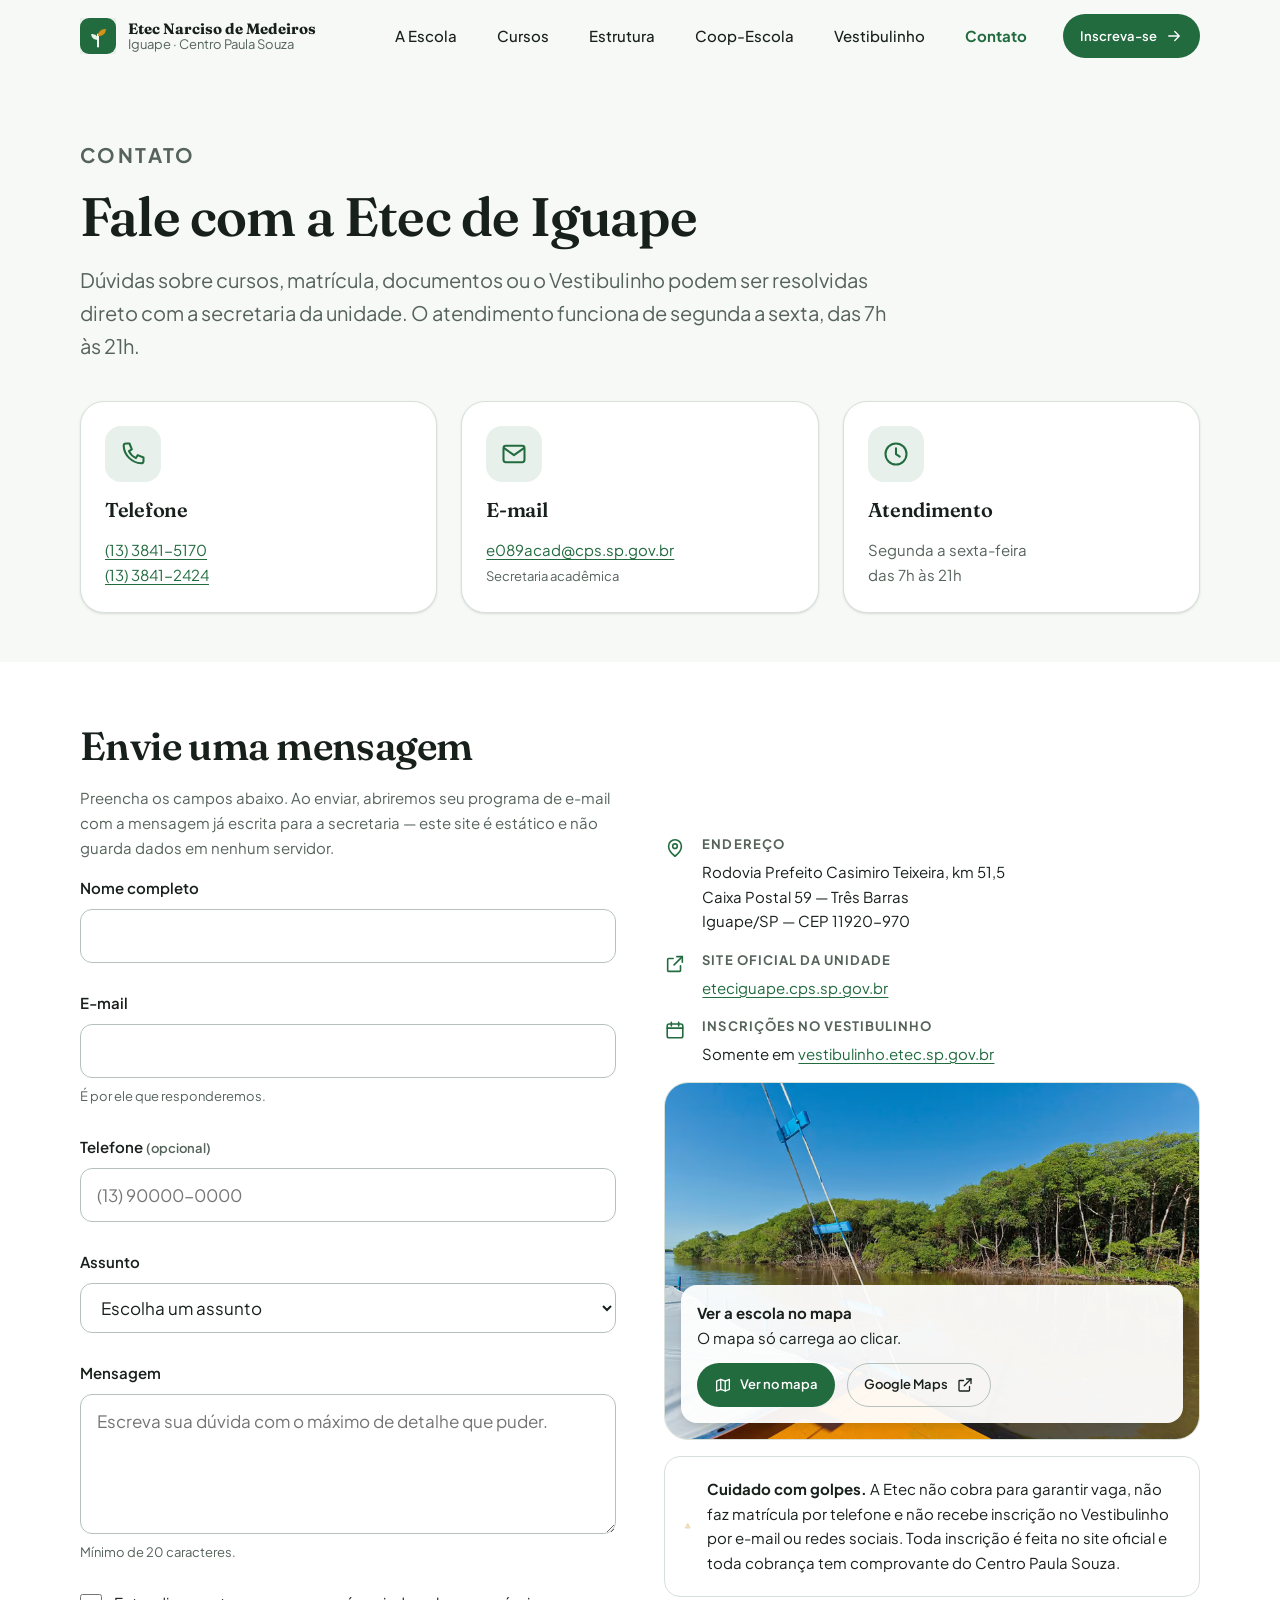
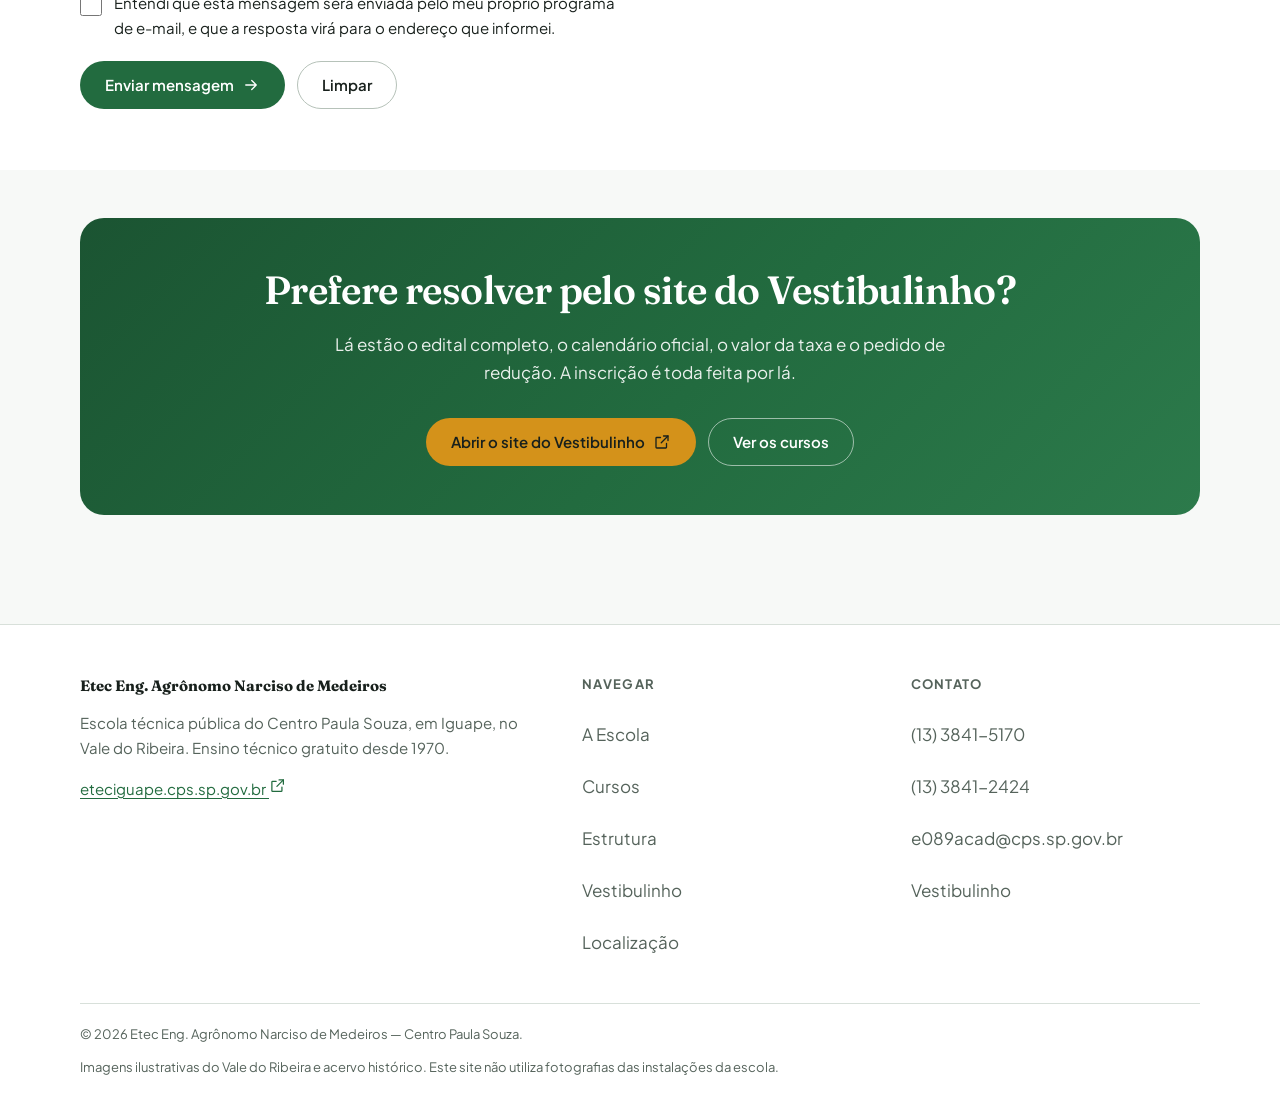
<file: site/contato.html>
<!DOCTYPE html>
<html lang="pt-BR" class="no-js">
<head>
<meta charset="utf-8">
<meta name="viewport" content="width=device-width, initial-scale=1">
<title>Contato — Etec Eng. Agrônomo Narciso de Medeiros | Iguape/SP</title>
<meta name="description" content="Fale com a secretaria da Etec de Iguape: endereço, telefones, e-mail, horário de atendimento e formulário de contato. Rodovia Prefeito Casimiro Teixeira, km 51,5, Três Barras, Iguape/SP.">
<meta name="theme-color" content="#226b3f">
<link rel="canonical" href="https://eteciguape.cps.sp.gov.br/">

<meta property="og:type" content="website">
<meta property="og:locale" content="pt_BR">
<meta property="og:title" content="Contato — Etec Eng. Agrônomo Narciso de Medeiros">
<meta property="og:description" content="Endereço, telefones, e-mail e horário de atendimento da Etec de Iguape.">
<meta property="og:image" content="assets/img/og-cover.jpg">
<meta name="twitter:card" content="summary_large_image">

<link rel="icon" href="favicon.svg" type="image/svg+xml">
<link rel="apple-touch-icon" href="assets/img/logo-etec.svg">

<link rel="preconnect" href="https://fonts.googleapis.com">
<link rel="preconnect" href="https://fonts.gstatic.com" crossorigin>
<link rel="stylesheet" href="https://fonts.googleapis.com/css2?family=Fraunces:ital,opsz,wght@0,9..144,500;0,9..144,600;0,9..144,700;1,9..144,600&family=Plus+Jakarta+Sans:wght@400;500;600;700&display=swap">

<link rel="stylesheet" href="assets/css/tokens.css">
<link rel="stylesheet" href="assets/css/base.css">
<link rel="stylesheet" href="assets/css/layout.css">
<link rel="stylesheet" href="assets/css/components.css">
<link rel="stylesheet" href="assets/css/sections.css">
<link rel="stylesheet" href="assets/css/animations.css">
</head>
<body>

<a class="pular-para-conteudo" href="#conteudo">Pular para o conteúdo</a>

<header class="navbar" data-navbar>
  <div class="container navbar__interno">
    <a class="navbar__marca" href="index.html">
      <img src="assets/img/logo-etec.svg" width="36" height="36" alt="">
      <span class="navbar__marca-texto">
        <span class="navbar__marca-nome">Etec Narciso de Medeiros</span>
        <span class="navbar__marca-sub">Iguape · Centro Paula Souza</span>
      </span>
    </a>

    <nav aria-label="Navegação principal">
      <ul class="navbar__lista">
        <li><a class="navbar__link" href="index.html#sobre">A Escola</a></li>
        <li><a class="navbar__link" href="cursos.html">Cursos</a></li>
        <li><a class="navbar__link" href="index.html#estrutura">Estrutura</a></li>
        <li><a class="navbar__link" href="index.html#coop-escola">Coop-Escola</a></li>
        <li><a class="navbar__link" href="index.html#vestibulinho">Vestibulinho</a></li>
        <li><a class="navbar__link" href="contato.html" aria-current="page">Contato</a></li>
      </ul>
    </nav>

    <div class="navbar__acoes">
      <a class="botao botao--primario botao--pequeno" href="index.html#vestibulinho">
        Inscreva-se
        <span data-icon="seta-direita"></span>
      </a>
      <button class="navbar__botao navbar__botao--menu" type="button"
              data-abrir-menu aria-expanded="false" aria-controls="menu-movel">
        <span data-icon="menu"></span>
        <span class="visualmente-oculto">Abrir menu</span>
      </button>
    </div>
  </div>
</header>

<div class="menu-movel" id="menu-movel" data-menu-movel hidden>
  <div class="container menu-movel__topo">
    <span class="navbar__marca-nome">Menu</span>
    <button class="navbar__botao" type="button" data-fechar-menu>
      <span data-icon="fechar"></span>
      <span class="visualmente-oculto">Fechar menu</span>
    </button>
  </div>
  <div class="container">
    <ul class="menu-movel__lista">
      <li><a class="menu-movel__link" href="index.html#sobre">A Escola</a></li>
      <li><a class="menu-movel__link" href="cursos.html">Cursos</a></li>
      <li><a class="menu-movel__link" href="index.html#estrutura">Estrutura</a></li>
      <li><a class="menu-movel__link" href="index.html#coop-escola">Coop-Escola</a></li>
      <li><a class="menu-movel__link" href="index.html#vestibulinho">Vestibulinho</a></li>
      <li><a class="menu-movel__link" href="index.html#faq">Perguntas frequentes</a></li>
      <li><a class="menu-movel__link" href="index.html#localizacao">Localização</a></li>
      <li><a class="menu-movel__link" href="contato.html">Contato</a></li>
    </ul>
    <a class="botao botao--primario botao--largo menu-movel__cta" href="index.html#vestibulinho">
      Inscreva-se no Vestibulinho
    </a>
  </div>
</div>

<main id="conteudo">

  <section class="secao secao--compacta" aria-labelledby="pagina-titulo">
    <div class="container">
      <div class="cabecalho-secao">
        <p class="olho">Contato</p>
        <h1 class="titulo-pagina" id="pagina-titulo">Fale com a Etec de Iguape</h1>
        <p>
          Dúvidas sobre cursos, matrícula, documentos ou o Vestibulinho podem
          ser resolvidas direto com a secretaria da unidade. O atendimento
          funciona de segunda a sexta, das 7h às 21h.
        </p>
      </div>

      <div class="grade-3">
        <div class="cartao" data-revelar>
          <div class="cartao__icone"><span data-icon="telefone"></span></div>
          <h3>Telefone</h3>
          <p>
            <a href="tel:+551338415170">(13) 3841-5170</a><br>
            <a href="tel:+551338412424">(13) 3841-2424</a>
          </p>
        </div>
        <div class="cartao" data-revelar data-atraso="1">
          <div class="cartao__icone"><span data-icon="email"></span></div>
          <h3>E-mail</h3>
          <p>
            <a href="mailto:e089acad@cps.sp.gov.br">e089acad@cps.sp.gov.br</a><br>
            <span class="txt-xs">Secretaria acadêmica</span>
          </p>
        </div>
        <div class="cartao" data-revelar data-atraso="2">
          <div class="cartao__icone"><span data-icon="relogio"></span></div>
          <h3>Atendimento</h3>
          <p>Segunda a sexta-feira<br>das 7h às 21h</p>
        </div>
      </div>
    </div>
  </section>

  <section class="secao secao--alt" aria-labelledby="form-titulo">
    <div class="container">
      <div class="dividido alinhar-topo">

        <!-- FORMULÁRIO -->
        <div class="empilhado" data-revelar>
          <h2 id="form-titulo">Envie uma mensagem</h2>
          <p class="txt-sm-suave">
            Preencha os campos abaixo. Ao enviar, abriremos seu programa de
            e-mail com a mensagem já escrita para a secretaria — este site é
            estático e não guarda dados em nenhum servidor.
          </p>

          <form class="formulario" data-formulario novalidate>
            <div class="campo">
              <label for="nome">Nome completo</label>
              <input type="text" id="nome" name="nome" autocomplete="name" required>
              <p class="erro" role="alert"></p>
            </div>

            <div class="campo">
              <label for="email">E-mail</label>
              <input type="email" id="email" name="email" autocomplete="email"
                     inputmode="email" required>
              <p class="ajuda">É por ele que responderemos.</p>
              <p class="erro" role="alert"></p>
            </div>

            <div class="campo">
              <label for="telefone">Telefone <span class="ajuda">(opcional)</span></label>
              <input type="tel" id="telefone" name="telefone" autocomplete="tel"
                     inputmode="tel" placeholder="(13) 90000-0000">
              <p class="erro" role="alert"></p>
            </div>

            <div class="campo">
              <label for="assunto">Assunto</label>
              <select id="assunto" name="assunto" required>
                <option value="">Escolha um assunto</option>
                <option value="Informações sobre cursos">Informações sobre cursos</option>
                <option value="Vestibulinho">Vestibulinho</option>
                <option value="Matrícula e documentos">Matrícula e documentos</option>
                <option value="Vagas remanescentes">Vagas remanescentes</option>
                <option value="Estágio ou parceria">Estágio ou parceria</option>
                <option value="Visita à escola">Visita à escola</option>
                <option value="Outro assunto">Outro assunto</option>
              </select>
              <p class="erro" role="alert"></p>
            </div>

            <div class="campo">
              <label for="mensagem">Mensagem</label>
              <textarea id="mensagem" name="mensagem" required
                        placeholder="Escreva sua dúvida com o máximo de detalhe que puder."></textarea>
              <p class="ajuda">Mínimo de 20 caracteres.</p>
              <p class="erro" role="alert"></p>
            </div>

            <div class="campo campo--caixa">
              <input type="checkbox" id="ciencia" name="ciencia" required>
              <label for="ciencia">
                Entendi que esta mensagem será enviada pelo meu próprio
                programa de e-mail, e que a resposta virá para o endereço que
                informei.
              </label>
            </div>

            <div class="retorno" data-retorno role="status" hidden></div>

            <div class="grupo-botoes">
              <button class="botao botao--primario" type="submit">
                Enviar mensagem
                <span data-icon="seta-direita"></span>
              </button>
              <button class="botao botao--secundario" type="button" data-limpar>
                Limpar
              </button>
            </div>
          </form>
        </div>

        <!-- DADOS E MAPA -->
        <div class="empilhado">
          <dl class="empilhado pilha-5" data-revelar data-atraso="1">
            <div class="dado">
              <span data-icon="local"></span>
              <div>
                <dt>Endereço</dt>
                <dd>Rodovia Prefeito Casimiro Teixeira, km 51,5<br>
                Caixa Postal 59 — Três Barras<br>
                Iguape/SP — CEP 11920-970</dd>
              </div>
            </div>
            <div class="dado">
              <span data-icon="externo"></span>
              <div>
                <dt>Site oficial da unidade</dt>
                <dd><a href="https://eteciguape.cps.sp.gov.br/" target="_blank" rel="noopener">eteciguape.cps.sp.gov.br</a></dd>
              </div>
            </div>
            <div class="dado">
              <span data-icon="calendario"></span>
              <div>
                <dt>Inscrições no Vestibulinho</dt>
                <dd>Somente em <a href="https://vestibulinho.etec.sp.gov.br" target="_blank" rel="noopener">vestibulinho.etec.sp.gov.br</a></dd>
              </div>
            </div>
          </dl>

          <div class="mapa" data-mapa
               data-mapa-fonte="https://www.google.com/maps?q=Etec+Eng+Agr%C3%B4nomo+Narciso+de+Medeiros+Iguape+SP&output=embed">
            <picture>
              <source type="image/avif" srcset="assets/img/manguezal-400.avif 400w, assets/img/manguezal-800.avif 800w" sizes="92vw">
              <source type="image/webp" srcset="assets/img/manguezal-400.webp 400w, assets/img/manguezal-800.webp 800w" sizes="92vw">
              <img class="mapa__poster" src="assets/img/manguezal-fallback.jpg" alt="Rio e manguezal no Vale do Ribeira — imagem ilustrativa da região." width="800" height="533" loading="lazy" decoding="async">
            </picture>
            <div class="mapa__sobreposicao">
              <p><strong>Ver a escola no mapa</strong><br>O mapa só carrega ao clicar.</p>
              <div class="grupo-botoes">
                <button class="botao botao--primario botao--pequeno" type="button" data-mapa-carregar>
                  <span data-icon="mapa"></span> Ver no mapa
                </button>
                <a class="botao botao--secundario botao--pequeno" href="https://www.google.com/maps/search/?api=1&amp;query=Etec+Eng+Agr%C3%B4nomo+Narciso+de+Medeiros+Iguape+SP" target="_blank" rel="noopener">
                  Google Maps
                  <span data-icon="externo"></span>
                </a>
              </div>
            </div>
          </div>

          <div class="aviso" data-revelar data-atraso="2">
            <span data-icon="alerta"></span>
            <div>
              <p><strong>Cuidado com golpes.</strong> A Etec não cobra para
              garantir vaga, não faz matrícula por telefone e não recebe
              inscrição no Vestibulinho por e-mail ou redes sociais. Toda
              inscrição é feita no site oficial e toda cobrança tem
              comprovante do Centro Paula Souza.</p>
            </div>
          </div>
        </div>

      </div>
    </div>
  </section>

  <section class="secao secao--compacta">
    <div class="container">
      <div class="cta-final" data-revelar>
        <h2>Prefere resolver pelo site do Vestibulinho?</h2>
        <p>
          Lá estão o edital completo, o calendário oficial, o valor da taxa e o
          pedido de redução. A inscrição é toda feita por lá.
        </p>
        <div class="grupo-botoes">
          <a class="botao botao--acento" href="https://vestibulinho.etec.sp.gov.br" target="_blank" rel="noopener">
            Abrir o site do Vestibulinho
            <span data-icon="externo"></span>
          </a>
          <a class="botao botao--contorno-claro" href="cursos.html">Ver os cursos</a>
        </div>
      </div>
    </div>
  </section>

</main>

<footer class="rodape">
  <div class="container">
    <div class="rodape__grade">
      <div>
        <p class="navbar__marca-nome txt-md">Etec Eng. Agrônomo Narciso de Medeiros</p>
        <p class="rodape-descricao">
          Escola técnica pública do Centro Paula Souza, em Iguape, no Vale do
          Ribeira. Ensino técnico gratuito desde 1970.
        </p>
        <p class="txt-sm mt-4">
          <a href="https://eteciguape.cps.sp.gov.br/" target="_blank" rel="noopener">
            eteciguape.cps.sp.gov.br
            <span data-icon="externo"></span>
          </a>
        </p>
      </div>

      <div>
        <p class="rodape__titulo">Navegar</p>
        <ul class="rodape__lista">
          <li><a href="index.html#sobre">A Escola</a></li>
          <li><a href="cursos.html">Cursos</a></li>
          <li><a href="index.html#estrutura">Estrutura</a></li>
          <li><a href="index.html#vestibulinho">Vestibulinho</a></li>
          <li><a href="index.html#localizacao">Localização</a></li>
        </ul>
      </div>

      <div>
        <p class="rodape__titulo">Contato</p>
        <ul class="rodape__lista">
          <li><a href="tel:+551338415170">(13) 3841-5170</a></li>
          <li><a href="tel:+551338412424">(13) 3841-2424</a></li>
          <li><a href="mailto:e089acad@cps.sp.gov.br">e089acad@cps.sp.gov.br</a></li>
          <li><a href="https://vestibulinho.etec.sp.gov.br" target="_blank" rel="noopener">Vestibulinho</a></li>
        </ul>
      </div>
    </div>

    <div class="rodape__base">
      <p>© <span data-ano>2026</span> Etec Eng. Agrônomo Narciso de Medeiros — Centro Paula Souza.</p>
      <p class="rodape__nota-imagens">
        Imagens ilustrativas do Vale do Ribeira e acervo histórico. Este site não
        utiliza fotografias das instalações da escola.
      </p>
    </div>
  </div>
</footer>

<script src="assets/js/icons.js" defer></script>
<script src="assets/js/nav.js" defer></script>
<script src="assets/js/reveal.js" defer></script>
<script src="assets/js/counters.js" defer></script>
<script src="assets/js/accordion.js" defer></script>
<script src="assets/js/gallery.js" defer></script>
<script src="assets/js/form.js" defer></script>
<script src="assets/js/main.js" defer></script>
</body>
</html>
</file>
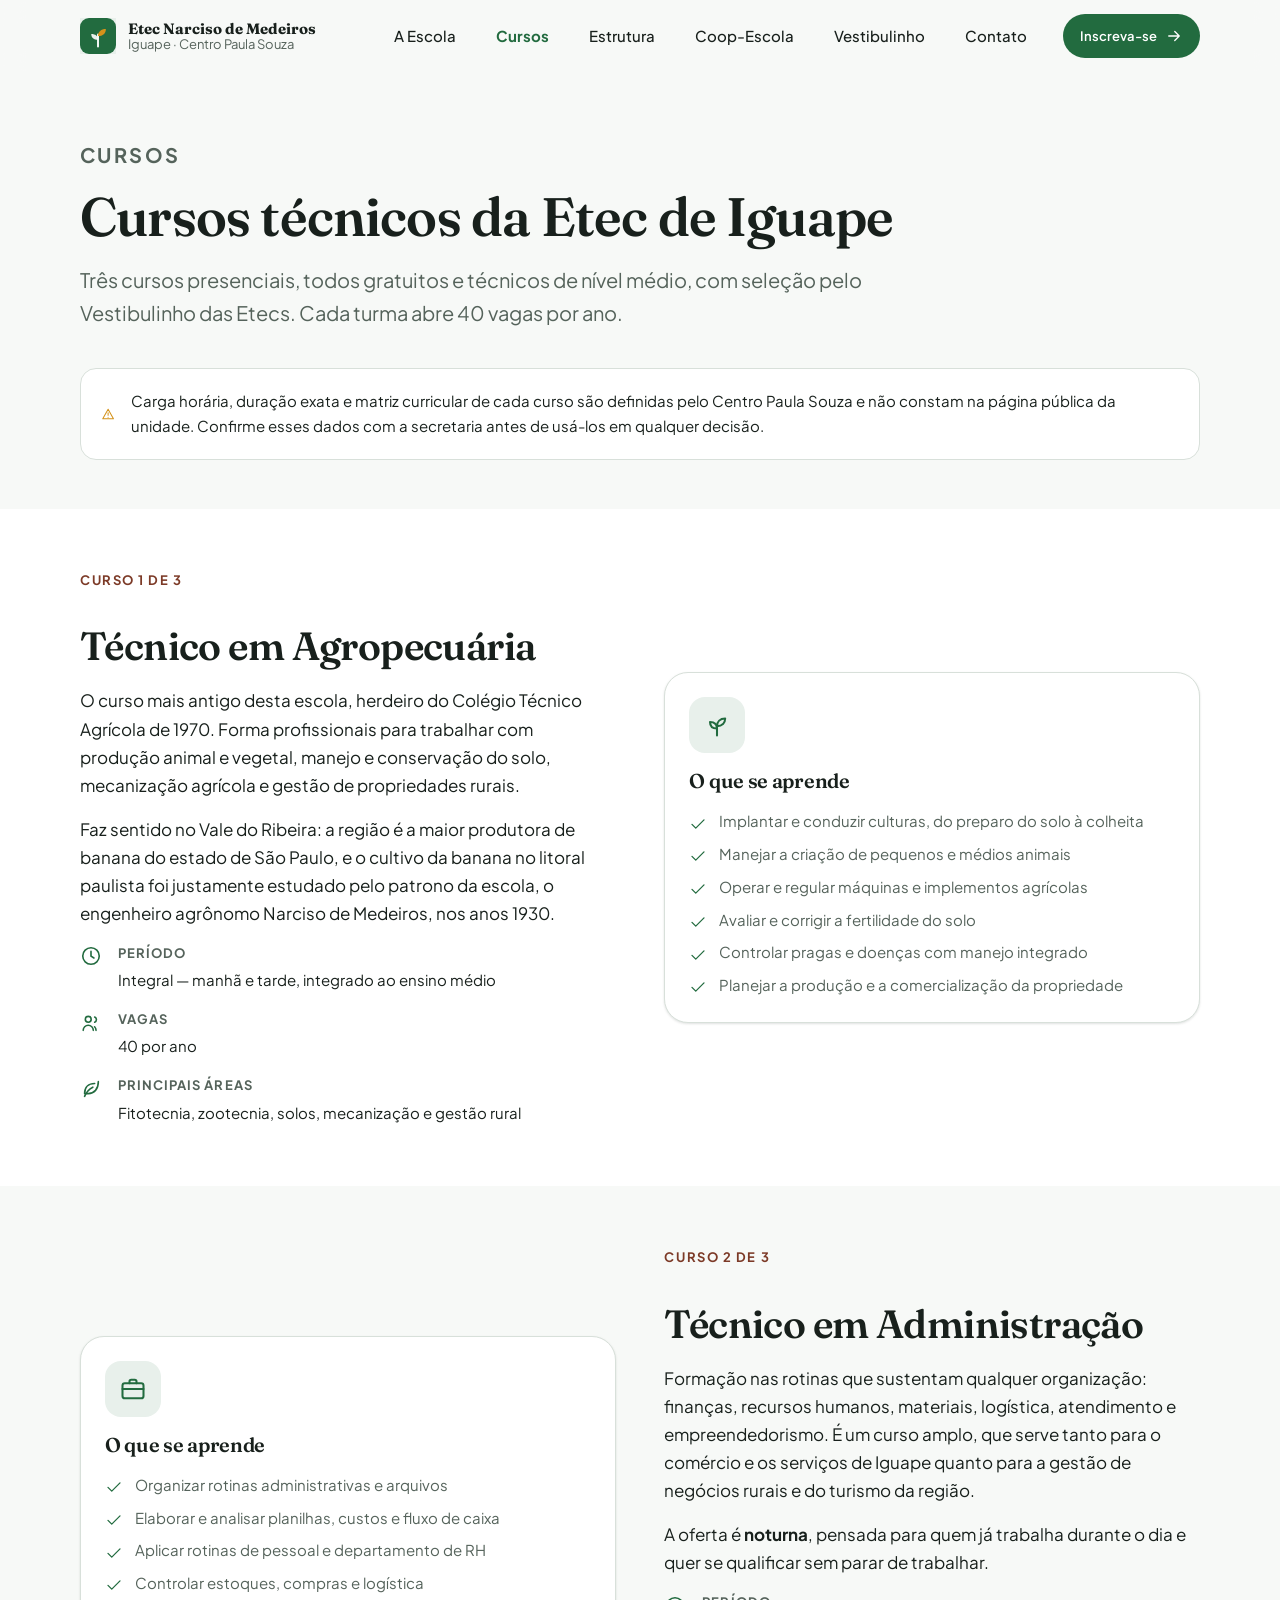
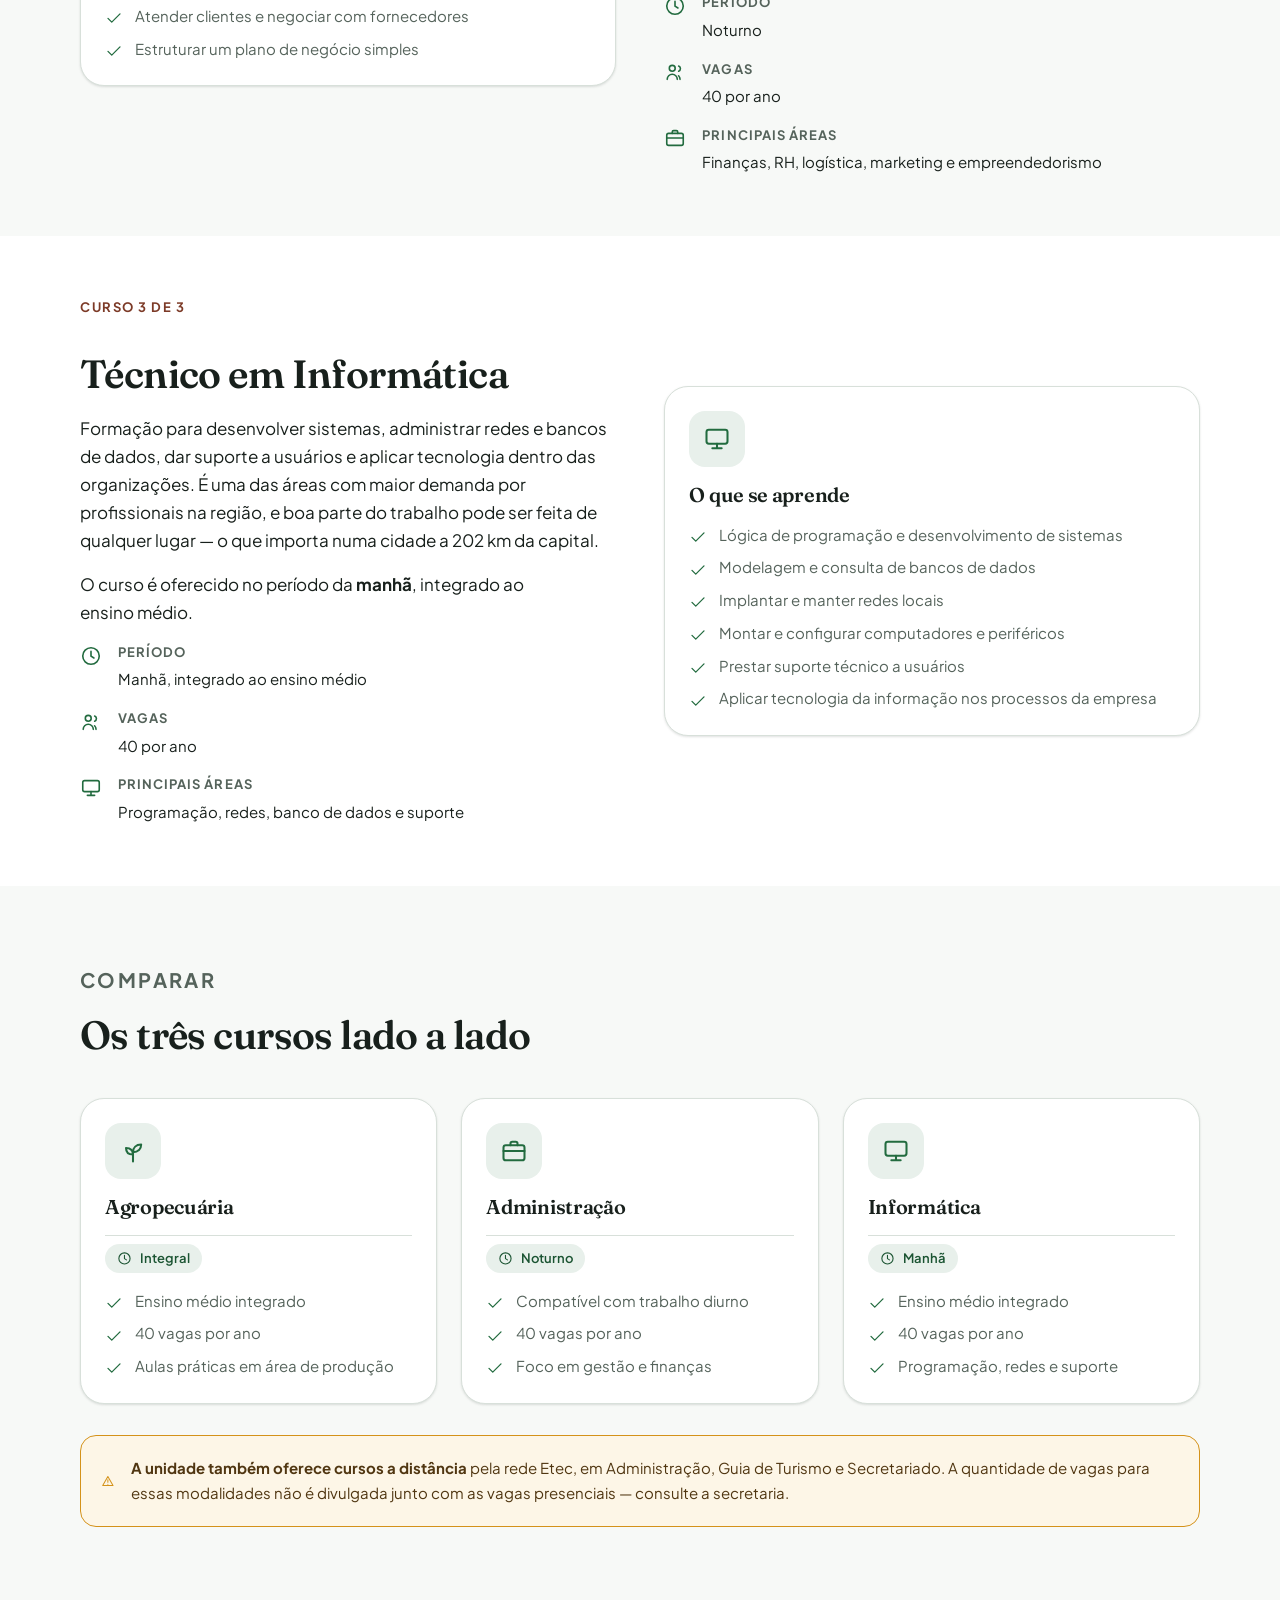
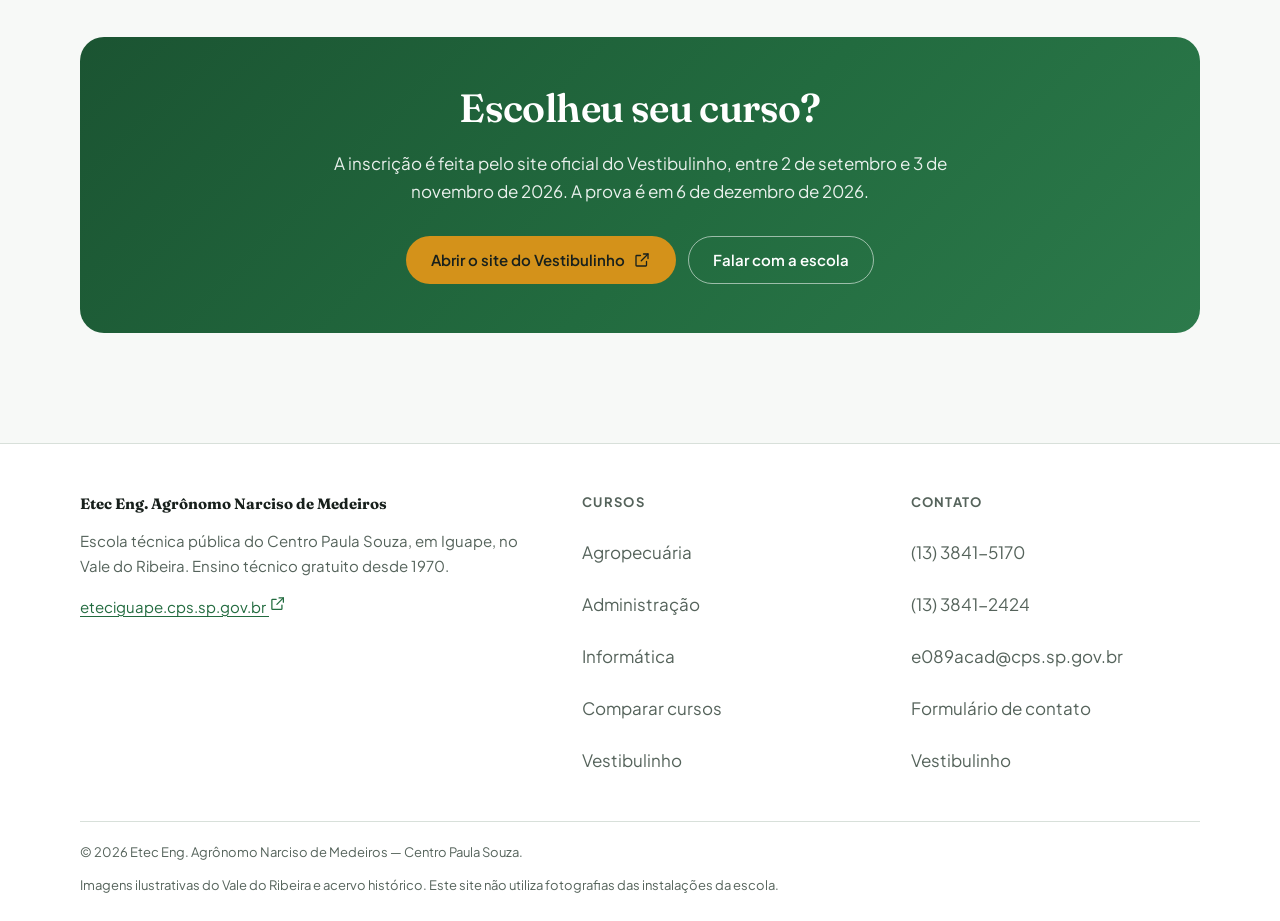
<file: site/cursos.html>
<!DOCTYPE html>
<html lang="pt-BR" class="no-js">
<head>
<meta charset="utf-8">
<meta name="viewport" content="width=device-width, initial-scale=1">
<title>Cursos técnicos — Etec Eng. Agrônomo Narciso de Medeiros | Iguape/SP</title>
<meta name="description" content="Cursos técnicos presenciais e gratuitos na Etec de Iguape: Agropecuária (integral), Administração (noturno) e Informática (manhã). 40 vagas por turma, pelo Vestibulinho das Etecs.">
<meta name="theme-color" content="#226b3f">
<link rel="canonical" href="https://eteciguape.cps.sp.gov.br/">

<meta property="og:type" content="website">
<meta property="og:locale" content="pt_BR">
<meta property="og:title" content="Cursos técnicos — Etec Eng. Agrônomo Narciso de Medeiros">
<meta property="og:description" content="Agropecuária, Administração e Informática: cursos técnicos gratuitos em Iguape/SP.">
<meta property="og:image" content="assets/img/og-cover.jpg">
<meta name="twitter:card" content="summary_large_image">

<link rel="icon" href="favicon.svg" type="image/svg+xml">
<link rel="apple-touch-icon" href="assets/img/logo-etec.svg">

<link rel="preconnect" href="https://fonts.googleapis.com">
<link rel="preconnect" href="https://fonts.gstatic.com" crossorigin>
<link rel="stylesheet" href="https://fonts.googleapis.com/css2?family=Fraunces:ital,opsz,wght@0,9..144,500;0,9..144,600;0,9..144,700;1,9..144,600&family=Plus+Jakarta+Sans:wght@400;500;600;700&display=swap">

<link rel="stylesheet" href="assets/css/tokens.css">
<link rel="stylesheet" href="assets/css/base.css">
<link rel="stylesheet" href="assets/css/layout.css">
<link rel="stylesheet" href="assets/css/components.css">
<link rel="stylesheet" href="assets/css/sections.css">
<link rel="stylesheet" href="assets/css/animations.css">
</head>
<body>

<a class="pular-para-conteudo" href="#conteudo">Pular para o conteúdo</a>

<header class="navbar" data-navbar>
  <div class="container navbar__interno">
    <a class="navbar__marca" href="index.html">
      <img src="assets/img/logo-etec.svg" width="36" height="36" alt="">
      <span class="navbar__marca-texto">
        <span class="navbar__marca-nome">Etec Narciso de Medeiros</span>
        <span class="navbar__marca-sub">Iguape · Centro Paula Souza</span>
      </span>
    </a>

    <nav aria-label="Navegação principal">
      <ul class="navbar__lista">
        <li><a class="navbar__link" href="index.html#sobre">A Escola</a></li>
        <li><a class="navbar__link" href="cursos.html" aria-current="page">Cursos</a></li>
        <li><a class="navbar__link" href="index.html#estrutura">Estrutura</a></li>
        <li><a class="navbar__link" href="index.html#coop-escola">Coop-Escola</a></li>
        <li><a class="navbar__link" href="index.html#vestibulinho">Vestibulinho</a></li>
        <li><a class="navbar__link" href="contato.html">Contato</a></li>
      </ul>
    </nav>

    <div class="navbar__acoes">
      <a class="botao botao--primario botao--pequeno" href="index.html#vestibulinho">
        Inscreva-se
        <span data-icon="seta-direita"></span>
      </a>
      <button class="navbar__botao navbar__botao--menu" type="button"
              data-abrir-menu aria-expanded="false" aria-controls="menu-movel">
        <span data-icon="menu"></span>
        <span class="visualmente-oculto">Abrir menu</span>
      </button>
    </div>
  </div>
</header>

<div class="menu-movel" id="menu-movel" data-menu-movel hidden>
  <div class="container menu-movel__topo">
    <span class="navbar__marca-nome">Menu</span>
    <button class="navbar__botao" type="button" data-fechar-menu>
      <span data-icon="fechar"></span>
      <span class="visualmente-oculto">Fechar menu</span>
    </button>
  </div>
  <div class="container">
    <ul class="menu-movel__lista">
      <li><a class="menu-movel__link" href="index.html#sobre">A Escola</a></li>
      <li><a class="menu-movel__link" href="cursos.html">Cursos</a></li>
      <li><a class="menu-movel__link" href="index.html#estrutura">Estrutura</a></li>
      <li><a class="menu-movel__link" href="index.html#coop-escola">Coop-Escola</a></li>
      <li><a class="menu-movel__link" href="index.html#vestibulinho">Vestibulinho</a></li>
      <li><a class="menu-movel__link" href="index.html#faq">Perguntas frequentes</a></li>
      <li><a class="menu-movel__link" href="index.html#localizacao">Localização</a></li>
      <li><a class="menu-movel__link" href="contato.html">Contato</a></li>
    </ul>
    <a class="botao botao--primario botao--largo menu-movel__cta" href="index.html#vestibulinho">
      Inscreva-se no Vestibulinho
    </a>
  </div>
</div>

<main id="conteudo">

  <!-- CABEÇALHO DA PÁGINA -->
  <section class="secao secao--compacta" aria-labelledby="pagina-titulo">
    <div class="container">
      <div class="cabecalho-secao">
        <p class="olho">Cursos</p>
        <h1 class="titulo-pagina" id="pagina-titulo">Cursos técnicos da Etec de Iguape</h1>
        <p>
          Três cursos presenciais, todos gratuitos e técnicos de nível médio,
          com seleção pelo Vestibulinho das Etecs. Cada turma abre 40 vagas
          por ano.
        </p>
      </div>

      <div class="aviso" data-revelar>
        <span data-icon="alerta"></span>
        <div>
          <p>Carga horária, duração exata e matriz curricular de cada curso são
          definidas pelo Centro Paula Souza e não constam na página pública da
          unidade. Confirme esses dados com a secretaria antes de usá-los em
          qualquer decisão.</p>
        </div>
      </div>
    </div>
  </section>

  <!-- AGROPECUÁRIA -->
  <section class="secao secao--alt" id="agropecuaria" aria-labelledby="agro-titulo">
    <div class="container">
      <div class="dividido">
        <div class="empilhado" data-revelar>
          <p class="olho">Curso 1 de 3</p>
          <h2 id="agro-titulo">Técnico em Agropecuária</h2>
          <p>
            O curso mais antigo desta escola, herdeiro do Colégio Técnico
            Agrícola de 1970. Forma profissionais para trabalhar com produção
            animal e vegetal, manejo e conservação do solo, mecanização
            agrícola e gestão de propriedades rurais.
          </p>
          <p>
            Faz sentido no Vale do Ribeira: a região é a maior produtora de
            banana do estado de São Paulo, e o cultivo da banana no litoral
            paulista foi justamente estudado pelo patrono da escola, o
            engenheiro agrônomo Narciso de Medeiros, nos anos 1930.
          </p>
          <dl class="empilhado pilha-4">
            <div class="dado">
              <span data-icon="relogio"></span>
              <div><dt>Período</dt><dd>Integral — manhã e tarde, integrado ao ensino médio</dd></div>
            </div>
            <div class="dado">
              <span data-icon="pessoas"></span>
              <div><dt>Vagas</dt><dd>40 por ano</dd></div>
            </div>
            <div class="dado">
              <span data-icon="folha"></span>
              <div><dt>Principais áreas</dt><dd>Fitotecnia, zootecnia, solos, mecanização e gestão rural</dd></div>
            </div>
          </dl>
        </div>

        <div class="empilhado" data-revelar data-atraso="2">
          <div class="cartao">
            <div class="cartao__icone"><span data-icon="broto"></span></div>
            <h3>O que se aprende</h3>
            <ul class="cartao__lista">
              <li><span data-icon="check"></span> Implantar e conduzir culturas, do preparo do solo à colheita</li>
              <li><span data-icon="check"></span> Manejar a criação de pequenos e médios animais</li>
              <li><span data-icon="check"></span> Operar e regular máquinas e implementos agrícolas</li>
              <li><span data-icon="check"></span> Avaliar e corrigir a fertilidade do solo</li>
              <li><span data-icon="check"></span> Controlar pragas e doenças com manejo integrado</li>
              <li><span data-icon="check"></span> Planejar a produção e a comercialização da propriedade</li>
            </ul>
          </div>
        </div>
      </div>
    </div>
  </section>

  <!-- ADMINISTRAÇÃO -->
  <section class="secao" id="administracao" aria-labelledby="adm-titulo">
    <div class="container">
      <div class="dividido dividido--invertido">
        <div class="empilhado" data-revelar>
          <p class="olho">Curso 2 de 3</p>
          <h2 id="adm-titulo">Técnico em Administração</h2>
          <p>
            Formação nas rotinas que sustentam qualquer organização: finanças,
            recursos humanos, materiais, logística, atendimento e
            empreendedorismo. É um curso amplo, que serve tanto para o comércio
            e os serviços de Iguape quanto para a gestão de negócios rurais e
            do turismo da região.
          </p>
          <p>
            A oferta é <strong>noturna</strong>, pensada para quem já trabalha
            durante o dia e quer se qualificar sem parar de trabalhar.
          </p>
          <dl class="empilhado pilha-4">
            <div class="dado">
              <span data-icon="relogio"></span>
              <div><dt>Período</dt><dd>Noturno</dd></div>
            </div>
            <div class="dado">
              <span data-icon="pessoas"></span>
              <div><dt>Vagas</dt><dd>40 por ano</dd></div>
            </div>
            <div class="dado">
              <span data-icon="gestao"></span>
              <div><dt>Principais áreas</dt><dd>Finanças, RH, logística, marketing e empreendedorismo</dd></div>
            </div>
          </dl>
        </div>

        <div class="empilhado" data-revelar data-atraso="2">
          <div class="cartao">
            <div class="cartao__icone"><span data-icon="gestao"></span></div>
            <h3>O que se aprende</h3>
            <ul class="cartao__lista">
              <li><span data-icon="check"></span> Organizar rotinas administrativas e arquivos</li>
              <li><span data-icon="check"></span> Elaborar e analisar planilhas, custos e fluxo de caixa</li>
              <li><span data-icon="check"></span> Aplicar rotinas de pessoal e departamento de RH</li>
              <li><span data-icon="check"></span> Controlar estoques, compras e logística</li>
              <li><span data-icon="check"></span> Atender clientes e negociar com fornecedores</li>
              <li><span data-icon="check"></span> Estruturar um plano de negócio simples</li>
            </ul>
          </div>
        </div>
      </div>
    </div>
  </section>

  <!-- INFORMÁTICA -->
  <section class="secao secao--alt" id="informatica" aria-labelledby="info-titulo">
    <div class="container">
      <div class="dividido">
        <div class="empilhado" data-revelar>
          <p class="olho">Curso 3 de 3</p>
          <h2 id="info-titulo">Técnico em Informática</h2>
          <p>
            Formação para desenvolver sistemas, administrar redes e bancos de
            dados, dar suporte a usuários e aplicar tecnologia dentro das
            organizações. É uma das áreas com maior demanda por profissionais
            na região, e boa parte do trabalho pode ser feita de qualquer lugar
            — o que importa numa cidade a 202 km da capital.
          </p>
          <p>
            O curso é oferecido no período da <strong>manhã</strong>, integrado
            ao ensino médio.
          </p>
          <dl class="empilhado pilha-4">
            <div class="dado">
              <span data-icon="relogio"></span>
              <div><dt>Período</dt><dd>Manhã, integrado ao ensino médio</dd></div>
            </div>
            <div class="dado">
              <span data-icon="pessoas"></span>
              <div><dt>Vagas</dt><dd>40 por ano</dd></div>
            </div>
            <div class="dado">
              <span data-icon="computador"></span>
              <div><dt>Principais áreas</dt><dd>Programação, redes, banco de dados e suporte</dd></div>
            </div>
          </dl>
        </div>

        <div class="empilhado" data-revelar data-atraso="2">
          <div class="cartao">
            <div class="cartao__icone"><span data-icon="computador"></span></div>
            <h3>O que se aprende</h3>
            <ul class="cartao__lista">
              <li><span data-icon="check"></span> Lógica de programação e desenvolvimento de sistemas</li>
              <li><span data-icon="check"></span> Modelagem e consulta de bancos de dados</li>
              <li><span data-icon="check"></span> Implantar e manter redes locais</li>
              <li><span data-icon="check"></span> Montar e configurar computadores e periféricos</li>
              <li><span data-icon="check"></span> Prestar suporte técnico a usuários</li>
              <li><span data-icon="check"></span> Aplicar tecnologia da informação nos processos da empresa</li>
            </ul>
          </div>
        </div>
      </div>
    </div>
  </section>

  <!-- COMPARATIVO -->
  <section class="secao" id="comparativo" aria-labelledby="comparativo-titulo">
    <div class="container">
      <div class="cabecalho-secao">
        <p class="olho">Comparar</p>
        <h2 id="comparativo-titulo">Os três cursos lado a lado</h2>
      </div>

      <div class="grade-3">
        <div class="cartao" data-revelar>
          <div class="cartao__icone"><span data-icon="broto"></span></div>
          <h3>Agropecuária</h3>
          <div class="cartao__meta sem-borda-topo">
            <span class="etiqueta"><span data-icon="relogio"></span> Integral</span>
          </div>
          <ul class="cartao__lista">
            <li><span data-icon="check"></span> Ensino médio integrado</li>
            <li><span data-icon="check"></span> 40 vagas por ano</li>
            <li><span data-icon="check"></span> Aulas práticas em área de produção</li>
          </ul>
        </div>
        <div class="cartao" data-revelar data-atraso="1">
          <div class="cartao__icone"><span data-icon="gestao"></span></div>
          <h3>Administração</h3>
          <div class="cartao__meta sem-borda-topo">
            <span class="etiqueta"><span data-icon="relogio"></span> Noturno</span>
          </div>
          <ul class="cartao__lista">
            <li><span data-icon="check"></span> Compatível com trabalho diurno</li>
            <li><span data-icon="check"></span> 40 vagas por ano</li>
            <li><span data-icon="check"></span> Foco em gestão e finanças</li>
          </ul>
        </div>
        <div class="cartao" data-revelar data-atraso="2">
          <div class="cartao__icone"><span data-icon="computador"></span></div>
          <h3>Informática</h3>
          <div class="cartao__meta sem-borda-topo">
            <span class="etiqueta"><span data-icon="relogio"></span> Manhã</span>
          </div>
          <ul class="cartao__lista">
            <li><span data-icon="check"></span> Ensino médio integrado</li>
            <li><span data-icon="check"></span> 40 vagas por ano</li>
            <li><span data-icon="check"></span> Programação, redes e suporte</li>
          </ul>
        </div>
      </div>

      <div class="aviso aviso--atencao mt-7" data-revelar>
        <span data-icon="alerta"></span>
        <div>
          <p><strong>A unidade também oferece cursos a distância</strong> pela rede
          Etec, em Administração, Guia de Turismo e Secretariado. A quantidade
          de vagas para essas modalidades não é divulgada junto com as vagas
          presenciais — consulte a secretaria.</p>
        </div>
      </div>
    </div>
  </section>

  <!-- CTA -->
  <section class="secao secao--compacta" aria-labelledby="cursos-cta-titulo">
    <div class="container">
      <div class="cta-final" data-revelar>
        <h2 id="cursos-cta-titulo">Escolheu seu curso?</h2>
        <p>
          A inscrição é feita pelo site oficial do Vestibulinho, entre 2 de
          setembro e 3 de novembro de 2026. A prova é em 6 de dezembro de 2026.
        </p>
        <div class="grupo-botoes">
          <a class="botao botao--acento" href="https://vestibulinho.etec.sp.gov.br" target="_blank" rel="noopener">
            Abrir o site do Vestibulinho
            <span data-icon="externo"></span>
          </a>
          <a class="botao botao--contorno-claro" href="contato.html">Falar com a escola</a>
        </div>
      </div>
    </div>
  </section>

</main>

<footer class="rodape">
  <div class="container">
    <div class="rodape__grade">
      <div>
        <p class="navbar__marca-nome txt-md">Etec Eng. Agrônomo Narciso de Medeiros</p>
        <p class="rodape-descricao">
          Escola técnica pública do Centro Paula Souza, em Iguape, no Vale do
          Ribeira. Ensino técnico gratuito desde 1970.
        </p>
        <p class="txt-sm mt-4">
          <a href="https://eteciguape.cps.sp.gov.br/" target="_blank" rel="noopener">
            eteciguape.cps.sp.gov.br
            <span data-icon="externo"></span>
          </a>
        </p>
      </div>

      <div>
        <p class="rodape__titulo">Cursos</p>
        <ul class="rodape__lista">
          <li><a href="#agropecuaria">Agropecuária</a></li>
          <li><a href="#administracao">Administração</a></li>
          <li><a href="#informatica">Informática</a></li>
          <li><a href="#comparativo">Comparar cursos</a></li>
          <li><a href="index.html#vestibulinho">Vestibulinho</a></li>
        </ul>
      </div>

      <div>
        <p class="rodape__titulo">Contato</p>
        <ul class="rodape__lista">
          <li><a href="tel:+551338415170">(13) 3841-5170</a></li>
          <li><a href="tel:+551338412424">(13) 3841-2424</a></li>
          <li><a href="mailto:e089acad@cps.sp.gov.br">e089acad@cps.sp.gov.br</a></li>
          <li><a href="contato.html">Formulário de contato</a></li>
          <li><a href="https://vestibulinho.etec.sp.gov.br" target="_blank" rel="noopener">Vestibulinho</a></li>
        </ul>
      </div>
    </div>

    <div class="rodape__base">
      <p>© <span data-ano>2026</span> Etec Eng. Agrônomo Narciso de Medeiros — Centro Paula Souza.</p>
      <p class="rodape__nota-imagens">
        Imagens ilustrativas do Vale do Ribeira e acervo histórico. Este site não
        utiliza fotografias das instalações da escola.
      </p>
    </div>
  </div>
</footer>

<script src="assets/js/icons.js" defer></script>
<script src="assets/js/nav.js" defer></script>
<script src="assets/js/reveal.js" defer></script>
<script src="assets/js/counters.js" defer></script>
<script src="assets/js/accordion.js" defer></script>
<script src="assets/js/gallery.js" defer></script>
<script src="assets/js/form.js" defer></script>
<script src="assets/js/main.js" defer></script>
</body>
</html>
</file>
<file: site/assets/css/tokens.css>
/* tokens.css — variáveis de design. Carregado primeiro, sem dependências. */
:root {
  /* Cor — marca */
  --cor-primaria: #226b3f;
  --cor-primaria-hover: #1b5432;
  --cor-primaria-clara: #e8f0eb;
  --cor-acento: #d4921a;
  --cor-acento-texto: #18201c;
  --cor-terracota: #7c3a27;

  /* Cor — superfícies e texto (tema claro) */
  --bg: #f7f9f7;
  --bg-alt: #ffffff;
  --bg-elevada: #ffffff;
  --texto: #18201c;
  --texto-suave: #55635b;
  --borda: #d8e0da;
  --borda-forte: #b6c2b9;
  --sombra-cor: 24 32 28;

  --foco: var(--cor-primaria-hover);
  --foco-contraste: #ffffff;

  /* Tipografia */
  --fonte-display: "Fraunces", Georgia, "Times New Roman", serif;
  --fonte-texto: "Plus Jakarta Sans", -apple-system, BlinkMacSystemFont,
    "Segoe UI", Roboto, Helvetica, Arial, sans-serif;

  --txt-xs: clamp(0.75rem, 0.72rem + 0.14vw, 0.8125rem);
  --txt-sm: clamp(0.875rem, 0.84rem + 0.18vw, 0.9375rem);
  --txt-base: clamp(1rem, 0.96rem + 0.2vw, 1.0625rem);
  --txt-md: clamp(1.125rem, 1.06rem + 0.3vw, 1.25rem);
  --txt-lg: clamp(1.375rem, 1.25rem + 0.6vw, 1.625rem);
  --txt-xl: clamp(1.75rem, 1.5rem + 1.2vw, 2.5rem);
  --txt-2xl: clamp(2.125rem, 1.7rem + 2.1vw, 3.5rem);
  --txt-3xl: clamp(2.5rem, 1.85rem + 3.2vw, 4.5rem);

  --peso-normal: 400;
  --peso-medio: 500;
  --peso-semi: 600;
  --peso-forte: 700;

  --altura-linha-apertada: 1.12;
  --altura-linha-titulo: 1.2;
  --altura-linha-texto: 1.65;
  --espaco-letra-titulo: -0.015em;

  /* Espaço — escala 1.250 a partir de 1rem */
  --e-1: 0.25rem;
  --e-2: 0.5rem;
  --e-3: 0.75rem;
  --e-4: 1rem;
  --e-5: 1.25rem;
  --e-6: 1.5rem;
  --e-7: 1.953rem;
  --e-8: 2.441rem;
  --e-9: 3.052rem;
  --e-10: 3.815rem;
  --e-11: 4.768rem;

  /* Layout */
  --largura-container: 1200px;
  --gutter: 20px;
  --quebra-nav: 1024px;

  /* Raio */
  --r-sm: 12px;
  --r-md: 16px;
  --r-lg: 24px;
  --r-pill: 999px;

  /* Movimento */
  --dur-rapida: 150ms;
  --dur-media: 260ms;
  --dur-lenta: 520ms;
  --curva: cubic-bezier(0.22, 0.61, 0.36, 1);

  /* Camadas */
  --z-base: 1;
  --z-conteudo: 10;
  --z-nav: 100;
  --z-aviso: 200;

  /* Sombra */
  --sombra-sm: 0 1px 2px rgb(var(--sombra-cor) / 0.06),
    0 1px 3px rgb(var(--sombra-cor) / 0.08);
  --sombra-md: 0 4px 6px -1px rgb(var(--sombra-cor) / 0.08),
    0 10px 24px -6px rgb(var(--sombra-cor) / 0.12);
  --sombra-lg: 0 12px 32px -8px rgb(var(--sombra-cor) / 0.18),
    0 2px 8px -2px rgb(var(--sombra-cor) / 0.1);

  color-scheme: light;
}

@media (min-width: 700px) {
  :root { --gutter: 32px; }
}

@media (min-width: 1100px) {
  :root { --gutter: 40px; }
}

/* Tema escuro — preferência do sistema, sobreponível por [data-tema]. */
@media (prefers-color-scheme: dark) {
  :root:not([data-tema="claro"]) {
    --bg: #0d1310;
    --bg-alt: #18201c;
    --bg-elevada: #18201c;
    --texto: #f7f9f7;
    --texto-suave: #c9d3cc;
    --borda: #2c3833;
    --borda-forte: #43534b;
    --cor-primaria-clara: #1e2c25;
    --sombra-cor: 0 0 0;
    --foco: #ecc25c;
    --foco-contraste: #0d1310;
    color-scheme: dark;
  }
}

:root[data-tema="escuro"] {
  --bg: #0d1310;
  --bg-alt: #18201c;
  --bg-elevada: #18201c;
  --texto: #f7f9f7;
  --texto-suave: #c9d3cc;
  --borda: #2c3833;
  --borda-forte: #43534b;
  --cor-primaria-clara: #1e2c25;
  --sombra-cor: 0 0 0;
  --foco: #ecc25c;
  --foco-contraste: #0d1310;
  color-scheme: dark;
}
</file>
<file: site/assets/css/base.css>
/* base.css — reset, tipografia, foco e utilidades. Depende de tokens.css. */

*, *::before, *::after { box-sizing: border-box; }

* { margin: 0; }

html {
  -webkit-text-size-adjust: 100%;
  scroll-behavior: smooth;
  scroll-padding-top: 96px;
}

@media (prefers-reduced-motion: reduce) {
  html { scroll-behavior: auto; }
  *, *::before, *::after {
    animation-duration: 0.01ms !important;
    animation-iteration-count: 1 !important;
    transition-duration: 0.01ms !important;
  }
}

body {
  background-color: var(--bg);
  color: var(--texto);
  font-family: var(--fonte-texto);
  font-size: var(--txt-base);
  font-weight: var(--peso-normal);
  line-height: var(--altura-linha-texto);
  -webkit-font-smoothing: antialiased;
  text-rendering: optimizeLegibility;
  overflow-x: hidden;
}

h1, h2, h3, h4 {
  font-family: var(--fonte-display);
  font-weight: var(--peso-semi);
  line-height: var(--altura-linha-titulo);
  letter-spacing: var(--espaco-letra-titulo);
  text-wrap: balance;
}

h1 { font-size: var(--txt-3xl); line-height: var(--altura-linha-apertada); }
h2 { font-size: var(--txt-xl); }
h3 { font-size: var(--txt-lg); }
h4 { font-size: var(--txt-md); }

p, li { text-wrap: pretty; }

a {
  color: var(--cor-primaria);
  text-decoration-thickness: 1px;
  text-underline-offset: 0.18em;
}

a:hover { color: var(--cor-primaria-hover); }

img, picture, svg, video {
  display: block;
  max-width: 100%;
}

img { height: auto; background-color: var(--cor-primaria-clara); }

svg { fill: currentColor; }

/* Tamanho padrão dos ícones injetados por data-icon. Sem isto, um <svg> sem
   width/height assume 100% da largura do contêiner. As regras mais específicas
   de components.css e sections.css continuam vencendo por virem depois. */
[data-icon] { display: inline-flex; align-items: center; }
[data-icon] > svg { width: 1.15em; height: 1.15em; flex: none; }

button, input, select, textarea {
  font: inherit;
  color: inherit;
}

button { cursor: pointer; }

/* Todos os alvos de toque com no mínimo 44x44. */
a, button, [role="button"], summary, label[for], input[type="checkbox"] {
  touch-action: manipulation;
}

:where(a, button, input, select, textarea, summary, [tabindex]):focus-visible {
  outline: 3px solid var(--foco);
  outline-offset: 2px;
  border-radius: var(--r-sm);
}

::selection {
  background-color: var(--cor-primaria);
  color: #fff;
}

hr {
  border: 0;
  border-top: 1px solid var(--borda);
}

/* Utilidades ------------------------------------------------------------ */

.container {
  width: 100%;
  max-width: var(--largura-container);
  margin-inline: auto;
  padding-inline: var(--gutter);
}

.container--estreito { max-width: 820px; }

.visualmente-oculto {
  position: absolute !important;
  width: 1px; height: 1px;
  padding: 0; margin: -1px;
  overflow: hidden;
  clip-path: inset(50%);
  white-space: nowrap;
}

.pular-para-conteudo {
  position: absolute;
  top: var(--e-3);
  left: var(--e-3);
  z-index: var(--z-aviso);
  padding: var(--e-3) var(--e-5);
  background-color: var(--cor-primaria);
  color: #fff;
  border-radius: var(--r-sm);
  font-weight: var(--peso-semi);
  text-decoration: none;
  transform: translateY(-150%);
  transition: transform var(--dur-media) var(--curva);
}

.pular-para-conteudo:focus { transform: translateY(0); color: #fff; }

.secao { padding-block: var(--e-10); }
.secao--alt { background-color: var(--bg-alt); }
.secao--compacta { padding-block: var(--e-9); }

.olho {
  display: block;
  font-family: var(--fonte-texto);
  font-size: var(--txt-xs);
  font-weight: var(--peso-forte);
  letter-spacing: 0.12em;
  text-transform: uppercase;
  color: var(--cor-terracota);
  margin-bottom: var(--e-4);
}

@media (prefers-color-scheme: dark) {
  :root:not([data-tema="claro"]) .olho { color: var(--cor-acento); }
}

:root[data-tema="escuro"] .olho { color: var(--cor-acento); }

.cabecalho-secao { max-width: 68ch; margin-bottom: var(--e-8); }
.cabecalho-secao--centrado { margin-inline: auto; text-align: center; }
.cabecalho-secao p {
  font-size: var(--txt-md);
  color: var(--texto-suave);
  margin-top: var(--e-4);
}

[hidden] { display: none !important; }

/* Utilitários de composição. Substituem atributos style= soltos no HTML, que
   seriam bloqueados por uma Content-Security-Policy restritiva. */
.pilha-4 { gap: var(--e-4); }
.pilha-5 { gap: var(--e-5); }

.mt-3 { margin-top: var(--e-3); }
.mt-4 { margin-top: var(--e-4); }
.mt-6 { margin-top: var(--e-6); }
.mt-7 { margin-top: var(--e-7); }
.mt-9 { margin-top: var(--e-9); }

.txt-xs { font-size: var(--txt-xs); }
.txt-sm { font-size: var(--txt-sm); }
.txt-md { font-size: var(--txt-md); }
.txt-sm-suave { font-size: var(--txt-sm); color: var(--texto-suave); }

.legenda { font-size: var(--txt-xs); color: var(--texto-suave); }
.nota { font-size: var(--txt-xs); color: var(--texto-suave); }
.nota--centro { text-align: center; }

.raio-md { border-radius: var(--r-md); }
.alinhar-topo { align-items: start; }
.largura-leitura { max-width: 760px; }

.titulo-pagina { font-size: var(--txt-2xl); }

.rodape-descricao {
  font-size: var(--txt-sm);
  color: var(--texto-suave);
  margin-top: var(--e-3);
  max-width: 44ch;
}

/* Metadados de cartão sem a linha superior. */
.sem-borda-topo { border-top: 0; padding-top: 0; }
</file>
<file: site/assets/css/layout.css>
/* layout.css — navbar, rodapé, grades e composição das seções. */

/* Navbar ----------------------------------------------------------------- */
.navbar {
  position: sticky;
  top: 0;
  z-index: var(--z-nav);
  background-color: color-mix(in srgb, var(--bg) 88%, transparent);
  backdrop-filter: saturate(1.4) blur(12px);
  border-bottom: 1px solid transparent;
  transition: border-color var(--dur-media) var(--curva),
    box-shadow var(--dur-media) var(--curva);
}

.navbar[data-rolado="true"] {
  border-bottom-color: var(--borda);
  box-shadow: var(--sombra-sm);
}

.navbar__interno {
  display: flex;
  align-items: center;
  gap: var(--e-5);
  min-height: 72px;
  padding-block: var(--e-3);
}

.navbar__marca {
  display: flex;
  align-items: center;
  gap: var(--e-3);
  margin-right: auto;
  text-decoration: none;
  color: var(--texto);
}

.navbar__marca svg { width: 36px; height: 36px; flex: none; }

.navbar__marca-texto { display: none; line-height: 1.15; }

.navbar__marca-nome {
  display: block;
  font-family: var(--fonte-display);
  font-weight: var(--peso-forte);
  font-size: var(--txt-sm);
}

.navbar__marca-sub {
  display: block;
  font-size: var(--txt-xs);
  color: var(--texto-suave);
}

.navbar__lista {
  display: none;
  align-items: center;
  gap: var(--e-2);
  list-style: none;
  padding: 0;
}

.navbar__link {
  display: inline-flex;
  align-items: center;
  min-height: 44px;
  padding: 0 var(--e-4);
  border-radius: var(--r-pill);
  color: var(--texto);
  font-size: var(--txt-sm);
  font-weight: var(--peso-medio);
  text-decoration: none;
  transition: background-color var(--dur-rapida) var(--curva);
}

.navbar__link:hover { background-color: var(--cor-primaria-clara); }

.navbar__link[aria-current="page"] {
  color: var(--cor-primaria);
  font-weight: var(--peso-forte);
}

.navbar__acoes { display: flex; align-items: center; gap: var(--e-2); }

.navbar__botao {
  display: inline-flex;
  align-items: center;
  justify-content: center;
  width: 48px;
  height: 48px;
  background: none;
  border: 1px solid var(--borda);
  border-radius: var(--r-sm);
  color: var(--texto);
}

.navbar__botao svg { width: 22px; height: 22px; }

/* Menu móvel */
.menu-movel {
  position: fixed;
  inset: 0;
  z-index: calc(var(--z-nav) + 1);
  display: grid;
  grid-template-rows: auto 1fr;
  background-color: var(--bg);
  padding-bottom: var(--e-8);
  overflow-y: auto;
  overscroll-behavior: contain;
}

.menu-movel[hidden] { display: none; }

.menu-movel__topo {
  display: flex;
  align-items: center;
  justify-content: space-between;
  min-height: 72px;
  padding-block: var(--e-3);
}

.menu-movel__lista {
  list-style: none;
  padding: var(--e-6) 0 0;
  display: grid;
  gap: var(--e-1);
  align-content: start;
}

.menu-movel__link {
  display: flex;
  align-items: center;
  min-height: 56px;
  padding: 0 var(--e-2);
  border-bottom: 1px solid var(--borda);
  color: var(--texto);
  font-family: var(--fonte-display);
  font-size: var(--txt-lg);
  font-weight: var(--peso-medio);
  text-decoration: none;
}

.menu-movel__cta { margin-top: var(--e-6); }

@media (min-width: 1024px) {
  .navbar__lista { display: flex; }
  .navbar__marca-texto { display: block; }
  .navbar__botao--menu { display: none; }
}

/* Rodapé ----------------------------------------------------------------- */
.rodape {
  background-color: var(--bg-alt);
  border-top: 1px solid var(--borda);
  padding-block: var(--e-9) var(--e-6);
  margin-top: var(--e-10);
}

.rodape__grade {
  display: grid;
  gap: var(--e-8);
  grid-template-columns: 1fr;
}

@media (min-width: 760px) {
  .rodape__grade { grid-template-columns: 1.6fr 1fr 1fr; }
}

.rodape__titulo {
  font-family: var(--fonte-texto);
  font-size: var(--txt-xs);
  font-weight: var(--peso-forte);
  letter-spacing: 0.1em;
  text-transform: uppercase;
  color: var(--texto-suave);
  margin-bottom: var(--e-4);
}

.rodape__lista { list-style: none; padding: 0; display: grid; gap: var(--e-2); }
.rodape__lista a { min-height: 44px; display: inline-flex; align-items: center; }
.rodape__lista a { color: var(--texto-suave); text-decoration: none; }
.rodape__lista a:hover { color: var(--cor-primaria); text-decoration: underline; }

.rodape__base {
  margin-top: var(--e-8);
  padding-top: var(--e-5);
  border-top: 1px solid var(--borda);
  display: flex;
  flex-wrap: wrap;
  gap: var(--e-3) var(--e-6);
  justify-content: space-between;
  font-size: var(--txt-xs);
  color: var(--texto-suave);
}

.rodape__nota-imagens { max-width: 72ch; }

/* Composições de seção --------------------------------------------------- */
.grade-2, .grade-3, .grade-4 {
  display: grid;
  gap: var(--e-6);
  grid-template-columns: 1fr;
}

@media (min-width: 620px) {
  .grade-2, .grade-3, .grade-4 { grid-template-columns: repeat(2, 1fr); }
}

@media (min-width: 960px) {
  .grade-3 { grid-template-columns: repeat(3, 1fr); }
  .grade-4 { grid-template-columns: repeat(4, 1fr); }
}

.dividido {
  display: grid;
  gap: var(--e-8);
  align-items: center;
  grid-template-columns: 1fr;
}

@media (min-width: 900px) {
  .dividido { grid-template-columns: repeat(2, 1fr); gap: var(--e-9); }
  .dividido--invertido > :first-child { order: 2; }
}

.empilhado { display: grid; gap: var(--e-4); align-content: start; }

/* Faixa de números */
.numeros {
  display: grid;
  gap: var(--e-6);
  grid-template-columns: repeat(2, 1fr);
}

@media (min-width: 860px) {
  .numeros { grid-template-columns: repeat(4, 1fr); }
}
</file>
<file: site/assets/css/components.css>
/* components.css — peças reutilizáveis: botões, etiquetas, cartões, acordeão,
   formulário e avisos. Os blocos de página ficam em sections.css. */

/* Botões ----------------------------------------------------------------- */
.botao {
  display: inline-flex;
  align-items: center;
  justify-content: center;
  gap: var(--e-2);
  min-height: 48px;
  padding: 0 var(--e-6);
  border: 1px solid transparent;
  border-radius: var(--r-pill);
  font-family: var(--fonte-texto);
  font-size: var(--txt-sm);
  font-weight: var(--peso-semi);
  line-height: 1;
  text-decoration: none;
  white-space: nowrap;
  transition: background-color var(--dur-rapida) var(--curva),
    border-color var(--dur-rapida) var(--curva),
    transform var(--dur-rapida) var(--curva);
}

.botao svg { width: 18px; height: 18px; flex: none; }
.botao:active { transform: translateY(1px); }

.botao--primario { background-color: var(--cor-primaria); color: #fff; }
.botao--primario:hover { background-color: var(--cor-primaria-hover); color: #fff; }

.botao--secundario {
  background-color: transparent;
  border-color: var(--borda-forte);
  color: var(--texto);
}
.botao--secundario:hover { border-color: var(--cor-primaria); color: var(--cor-primaria); }

.botao--acento { background-color: var(--cor-acento); color: var(--cor-acento-texto); }
.botao--acento:hover { background-color: #e8a52c; color: var(--cor-acento-texto); }


.botao--contorno-claro {
  background-color: transparent;
  border-color: rgb(255 255 255 / 0.55);
  color: #fff;
}
.botao--contorno-claro:hover { background-color: rgb(255 255 255 / 0.12); color: #fff; }

.botao--largo { width: 100%; }
.botao--pequeno { min-height: 44px; padding: 0 var(--e-4); font-size: var(--txt-xs); }

.grupo-botoes { display: flex; flex-wrap: wrap; gap: var(--e-3); }

/* Etiquetas -------------------------------------------------------------- */
.etiqueta {
  display: inline-flex;
  align-items: center;
  gap: var(--e-2);
  padding: var(--e-1) var(--e-3);
  border-radius: var(--r-pill);
  background-color: var(--cor-primaria-clara);
  color: var(--cor-primaria-hover);
  font-size: var(--txt-xs);
  font-weight: var(--peso-semi);
  line-height: 1.6;
}

:root[data-tema="escuro"] .etiqueta { color: var(--texto); }

.etiqueta--neutra {
  background-color: var(--bg);
  color: var(--texto-suave);
  border: 1px solid var(--borda);
}

/* Cartões ---------------------------------------------------------------- */
.cartao {
  display: grid;
  gap: var(--e-4);
  align-content: start;
  padding: var(--e-6);
  background-color: var(--bg-elevada);
  border: 1px solid var(--borda);
  border-radius: var(--r-lg);
  box-shadow: var(--sombra-sm);
  transition: transform var(--dur-media) var(--curva),
    box-shadow var(--dur-media) var(--curva),
    border-color var(--dur-media) var(--curva);
}

.cartao--interativo:hover {
  transform: translateY(-4px);
  box-shadow: var(--sombra-lg);
  border-color: var(--borda-forte);
}

.cartao__icone {
  display: grid;
  place-items: center;
  width: 56px;
  height: 56px;
  border-radius: var(--r-md);
  background-color: var(--cor-primaria-clara);
  color: var(--cor-primaria);
}

.cartao__icone svg { width: 28px; height: 28px; }

.cartao h3 { font-size: var(--txt-md); }
.cartao p { color: var(--texto-suave); font-size: var(--txt-sm); }

.cartao__lista {
  list-style: none;
  padding: 0;
  display: grid;
  gap: var(--e-2);
  font-size: var(--txt-sm);
  color: var(--texto-suave);
}

.cartao__lista li { display: flex; gap: var(--e-3); align-items: flex-start; }

.cartao__lista svg {
  width: 18px;
  height: 18px;
  flex: none;
  margin-top: 0.35em;
  color: var(--cor-primaria);
}

.cartao__meta {
  display: flex;
  flex-wrap: wrap;
  gap: var(--e-2);
  padding-top: var(--e-2);
  border-top: 1px solid var(--borda);
}

.cartao--destaque {
  border-color: var(--cor-primaria);
  box-shadow: 0 0 0 1px var(--cor-primaria), var(--sombra-md);
}

/* Cartão de curso */
.curso__topo { display: flex; align-items: flex-start; gap: var(--e-4); }
.curso__topo .cartao__icone { flex: none; }

/* Acordeão --------------------------------------------------------------- */
.acordeao { display: grid; gap: var(--e-3); }

.acordeao__item {
  background-color: var(--bg-elevada);
  border: 1px solid var(--borda);
  border-radius: var(--r-md);
  overflow: hidden;
}

.acordeao__gatilho {
  display: flex;
  align-items: center;
  justify-content: space-between;
  gap: var(--e-4);
  width: 100%;
  min-height: 60px;
  padding: var(--e-4) var(--e-5);
  background: none;
  border: 0;
  text-align: left;
  font-family: var(--fonte-display);
  font-size: var(--txt-md);
  font-weight: var(--peso-medio);
}

.acordeao__gatilho svg {
  width: 22px;
  height: 22px;
  flex: none;
  color: var(--cor-primaria);
  transition: transform var(--dur-media) var(--curva);
}

.acordeao__gatilho[aria-expanded="true"] svg { transform: rotate(180deg); }

.acordeao__painel {
  padding: 0 var(--e-5) var(--e-5);
  color: var(--texto-suave);
  font-size: var(--txt-sm);
}

.acordeao__painel[hidden] { display: none; }
.acordeao__painel > * + * { margin-top: var(--e-3); }

/* Aviso ------------------------------------------------------------------ */
.aviso {
  display: flex;
  gap: var(--e-4);
  padding: var(--e-5);
  border-radius: var(--r-md);
  border: 1px solid var(--borda);
  background-color: var(--bg-elevada);
  font-size: var(--txt-sm);
}

.aviso svg { width: 22px; height: 22px; flex: none; color: var(--cor-acento); }
.aviso p + p { margin-top: var(--e-2); }

.aviso--atencao {
  border-color: var(--cor-acento);
  background-color: #fdf6e7;
  color: #503611;
}

:root[data-tema="escuro"] .aviso--atencao {
  background-color: #2a2214;
  color: var(--texto);
}

/* Dados (lista de definição com ícone) ----------------------------------- */
.dado { display: flex; gap: var(--e-4); align-items: flex-start; }
.dado svg { width: 22px; height: 22px; flex: none; color: var(--cor-primaria); margin-top: 0.15em; }

.dado dt {
  font-size: var(--txt-xs);
  text-transform: uppercase;
  letter-spacing: 0.08em;
  color: var(--texto-suave);
  font-weight: var(--peso-forte);
}

.dado dd { margin: var(--e-1) 0 0; font-size: var(--txt-sm); }

/* Formulário ------------------------------------------------------------- */
.formulario { display: grid; gap: var(--e-5); }

.campo { display: grid; gap: var(--e-2); }

.campo label { font-size: var(--txt-sm); font-weight: var(--peso-semi); }

.campo .ajuda { font-size: var(--txt-xs); color: var(--texto-suave); }
.campo .erro { font-size: var(--txt-xs); color: #a3311a; font-weight: var(--peso-semi); }

:root[data-tema="escuro"] .campo .erro { color: #ff9b84; }

.campo input, .campo select, .campo textarea {
  width: 100%;
  min-height: 48px;
  padding: var(--e-3) var(--e-4);
  background-color: var(--bg-elevada);
  border: 1px solid var(--borda-forte);
  border-radius: var(--r-sm);
  font-size: var(--txt-base);
}

.campo textarea { min-height: 140px; resize: vertical; }

.campo input:focus-visible,
.campo select:focus-visible,
.campo textarea:focus-visible { border-color: var(--cor-primaria); }

.campo[data-invalido="true"] input,
.campo[data-invalido="true"] select,
.campo[data-invalido="true"] textarea { border-color: #a3311a; }

.campo--caixa { display: flex; gap: var(--e-3); align-items: flex-start; }
.campo--caixa input { width: 22px; height: 22px; min-height: 0; margin-top: 0.15em; flex: none; }
.campo--caixa label { font-weight: var(--peso-normal); }

.retorno {
  padding: var(--e-4) var(--e-5);
  border-radius: var(--r-md);
  font-size: var(--txt-sm);
  border: 1px solid;
}

.retorno--ok {
  background-color: var(--cor-primaria-clara);
  border-color: var(--cor-primaria);
  color: var(--cor-primaria-hover);
}

.retorno--erro { background-color: #fdecea; border-color: #a3311a; color: #7c2510; }

:root[data-tema="escuro"] .retorno--ok { color: var(--texto); }
</file>
<file: site/assets/css/animations.css>
/* animations.css — revelação ao rolar. Só anima se o JS estiver ativo e o
   usuário não pedir movimento reduzido (o corte global está em base.css). */

html:not(.js) [data-revelar] { opacity: 1; transform: none; }

[data-revelar] {
  opacity: 1;
  transform: none;
}

html.js [data-revelar] {
  opacity: 0;
  transform: translateY(20px);
  transition: opacity var(--dur-lenta) var(--curva),
    transform var(--dur-lenta) var(--curva);
}

html.js [data-revelar][data-visivel="true"] {
  opacity: 1;
  transform: none;
}

@media (prefers-reduced-motion: reduce) {
  html.js [data-revelar] { opacity: 1; transform: none; transition: none; }
}

/* Atraso escalonado para grades de cartões. */
html.js [data-revelar][data-atraso="1"] { transition-delay: 80ms; }
html.js [data-revelar][data-atraso="2"] { transition-delay: 160ms; }
html.js [data-revelar][data-atraso="3"] { transition-delay: 240ms; }
html.js [data-revelar][data-atraso="4"] { transition-delay: 320ms; }
html.js [data-revelar][data-atraso="5"] { transition-delay: 400ms; }

@media (prefers-reduced-motion: reduce) {
  html.js [data-revelar][data-atraso] { transition-delay: 0ms; }
}

/* Entrada do hero */
html.js .hero__conteudo > * {
  animation: subir var(--dur-lenta) var(--curva) backwards;
}

html.js .hero__selo { animation-delay: 60ms; }
html.js .hero h1 { animation-delay: 140ms; }
html.js .hero__resumo { animation-delay: 220ms; }
html.js .hero .grupo-botoes { animation-delay: 300ms; }
html.js .hero__rodape { animation-delay: 360ms; }

@keyframes subir {
  from { opacity: 0; transform: translateY(16px); }
  to { opacity: 1; transform: none; }
}

@media (prefers-reduced-motion: reduce) {
  html.js .hero__conteudo > * { animation: none; }
}

/* Realce do acordeão */
.acordeao__painel { animation: abrir var(--dur-media) var(--curva); }

@keyframes abrir {
  from { opacity: 0; transform: translateY(-6px); }
  to { opacity: 1; transform: none; }
}

/* Indicador de rolagem do hero */
.hero__rolar {
  position: absolute;
  left: 50%;
  bottom: var(--e-5);
  transform: translateX(-50%);
  display: grid;
  place-items: center;
  width: 44px; height: 44px;
  border-radius: 50%;
  border: 1px solid rgb(255 255 255 / 0.35);
  color: #fff;
  background: none;
  animation: flutuar 2.4s ease-in-out infinite;
}

@keyframes flutuar {
  0%, 100% { transform: translate(-50%, 0); }
  50% { transform: translate(-50%, 6px); }
}

@media (prefers-reduced-motion: reduce) {
  .hero__rolar { animation: none; }
}

@media (max-height: 640px) {
  .hero__rolar { display: none; }
}
</file>
<file: site/assets/css/sections.css>
/* sections.css — blocos de página: hero, números, linha do tempo, galeria,
   lightbox, mapa e chamada final. Carregado depois de components.css. */

/* Hero ------------------------------------------------------------------- */
.hero {
  position: relative;
  isolation: isolate;
  display: grid;
  align-items: center;
  min-height: clamp(560px, 78vh, 760px);
  padding-block: var(--e-10);
  color: #fff;
  overflow: hidden;
}

.hero__fundo {
  position: absolute;
  inset: 0;
  z-index: -2;
  width: 100%;
  height: 100%;
  object-fit: cover;
  background-color: #226b3f;
}

.hero::after {
  content: "";
  position: absolute;
  inset: 0;
  z-index: -1;
  background: linear-gradient(100deg,
      rgb(9 42 24 / 0.94) 0%,
      rgb(12 52 30 / 0.86) 38%,
      rgb(16 62 36 / 0.55) 66%,
      rgb(18 70 40 / 0.34) 100%);
}

.hero__conteudo { display: grid; gap: var(--e-6); max-width: 760px; }

.hero__selo {
  display: inline-flex;
  align-items: center;
  gap: var(--e-3);
  align-self: start;
  padding: var(--e-2) var(--e-4);
  border: 1px solid rgb(255 255 255 / 0.3);
  border-radius: var(--r-pill);
  background-color: rgb(255 255 255 / 0.1);
  font-size: var(--txt-xs);
  font-weight: var(--peso-medio);
}

.hero h1 { color: #fff; }
.hero h1 em { font-style: italic; color: #f3d99a; }

.hero__resumo {
  font-size: var(--txt-md);
  color: rgb(255 255 255 / 0.9);
  max-width: 58ch;
}

.hero__rodape {
  display: flex;
  flex-wrap: wrap;
  gap: var(--e-3) var(--e-6);
  padding-top: var(--e-2);
  font-size: var(--txt-sm);
  color: rgb(255 255 255 / 0.85);
}

.hero__rodape span { display: inline-flex; align-items: center; gap: var(--e-2); }
.hero__rodape svg { width: 18px; height: 18px; }

/* Números (contadores) --------------------------------------------------- */
.numero { text-align: center; display: grid; gap: var(--e-2); }

.numero__valor {
  font-family: var(--fonte-display);
  font-size: var(--txt-2xl);
  font-weight: var(--peso-forte);
  line-height: 1;
  color: var(--cor-primaria);
  font-variant-numeric: tabular-nums;
}

.numero__rotulo {
  font-size: var(--txt-sm);
  color: var(--texto-suave);
  max-width: 24ch;
  margin-inline: auto;
}

/* Linha do tempo --------------------------------------------------------- */
.linha-tempo { list-style: none; padding: 0; display: grid; gap: 0; }

.linha-tempo__item {
  position: relative;
  padding: 0 0 var(--e-6) var(--e-7);
  border-left: 2px solid var(--borda);
}

.linha-tempo__item:last-child { padding-bottom: 0; border-left-color: transparent; }

.linha-tempo__item::before {
  content: "";
  position: absolute;
  left: -9px;
  top: 6px;
  width: 16px;
  height: 16px;
  border-radius: 50%;
  background-color: var(--cor-acento);
  border: 3px solid var(--bg);
}

.linha-tempo__ano {
  font-family: var(--fonte-display);
  font-weight: var(--peso-forte);
  font-size: var(--txt-md);
  color: var(--cor-terracota);
  display: block;
}

/* Galeria ---------------------------------------------------------------- */
.galeria {
  display: grid;
  gap: var(--e-3);
  grid-template-columns: repeat(2, 1fr);
}

@media (min-width: 760px) {
  .galeria { grid-template-columns: repeat(3, 1fr); }
}

.galeria__item {
  position: relative;
  padding: 0;
  border: 0;
  border-radius: var(--r-md);
  overflow: hidden;
  background-color: var(--cor-primaria-clara);
  aspect-ratio: 4 / 3;
}

.galeria__item img {
  width: 100%;
  height: 100%;
  object-fit: cover;
  transition: transform var(--dur-lenta) var(--curva);
}

.galeria__item:hover img { transform: scale(1.05); }

.galeria__legenda {
  position: absolute;
  inset: auto 0 0 0;
  padding: var(--e-5) var(--e-4) var(--e-3);
  background: linear-gradient(to top, rgb(0 0 0 / 0.78), transparent);
  color: #fff;
  font-size: var(--txt-xs);
  text-align: left;
}

/* Lightbox --------------------------------------------------------------- */
.lightbox {
  position: fixed;
  inset: 0;
  z-index: var(--z-aviso);
  display: grid;
  grid-template-rows: auto 1fr auto;
  background-color: rgb(8 12 10 / 0.95);
  color: #fff;
  padding: var(--e-4);
}

.lightbox[hidden] { display: none; }
.lightbox__topo { display: flex; justify-content: flex-end; }

.lightbox__fechar {
  display: grid;
  place-items: center;
  width: 48px;
  height: 48px;
  border: 1px solid rgb(255 255 255 / 0.3);
  border-radius: 50%;
  background: none;
  color: #fff;
}

.lightbox__fechar svg { width: 22px; height: 22px; }

.lightbox__figura { display: grid; place-items: center; gap: var(--e-4); }
.lightbox__figura img { max-height: 74vh; width: auto; border-radius: var(--r-md); }

.lightbox__figura figcaption {
  font-size: var(--txt-sm);
  color: rgb(255 255 255 / 0.8);
  max-width: 70ch;
  text-align: center;
}

.lightbox__nav { display: flex; justify-content: center; gap: var(--e-3); }

/* Mapa ------------------------------------------------------------------- */
.mapa {
  position: relative;
  border-radius: var(--r-lg);
  overflow: hidden;
  border: 1px solid var(--borda);
  min-height: 320px;
  background-color: var(--cor-primaria-clara);
  display: grid;
  place-items: center;
}

.mapa__poster { width: 100%; height: 100%; object-fit: cover; }
.mapa iframe { width: 100%; height: 100%; min-height: 380px; border: 0; }

.mapa__sobreposicao {
  position: absolute;
  inset: auto var(--e-4) var(--e-4);
  display: flex;
  flex-wrap: wrap;
  gap: var(--e-3);
  align-items: center;
  justify-content: space-between;
  padding: var(--e-4);
  background-color: color-mix(in srgb, var(--bg-elevada) 94%, transparent);
  border-radius: var(--r-md);
  box-shadow: var(--sombra-md);
}

.mapa__sobreposicao p { font-size: var(--txt-sm); margin: 0; }

/* Chamada final ---------------------------------------------------------- */
.cta-final {
  position: relative;
  isolation: isolate;
  overflow: hidden;
  border-radius: var(--r-lg);
  padding: var(--e-9) var(--e-6);
  background: linear-gradient(135deg, #1b5432, #226b3f 55%, #2c7a4b);
  color: #fff;
  text-align: center;
}

.cta-final h2 { color: #fff; }

.cta-final p {
  color: rgb(255 255 255 / 0.9);
  margin: var(--e-4) auto var(--e-7);
  max-width: 56ch;
}

.cta-final .grupo-botoes { justify-content: center; }
</file>
